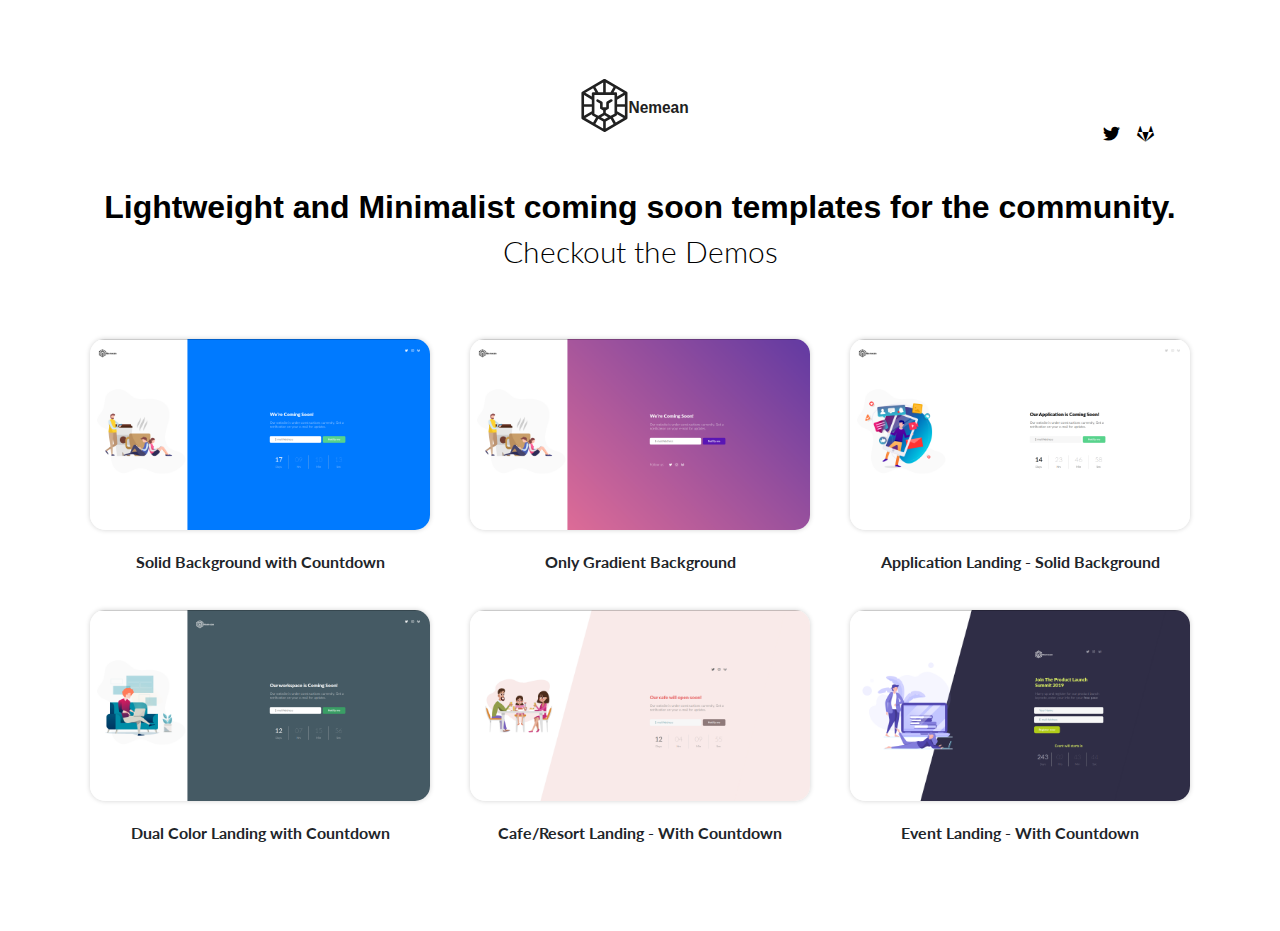
<file: index.html>
<!--
  ~ Open Source Project made by Daksh (daksh7011.com)
  ~ Please do not remove it. It helps me.
  ~ This project is Licenced under MIT.
  -->

<!DOCTYPE html>
<html lang="en">
<head>
    <meta charset="UTF-8">
    <meta content="width=device-width, initial-scale=1.0" name="viewport">
    <title>Nemean - Coming Soon Templates</title>
    <link href="assets/css/bootstrap.min.css" rel="stylesheet" type="text/css">
    <link href="assets/css/fontawesome-all.min.css" rel="stylesheet" type="text/css">
    <link href="assets/css/nemean.css" rel="stylesheet" type="text/css">
</head>
<body>
<div class="preview-body container-fluid">
    <div class="container">
        <div class="row">
            <div class="col">
                <div class="web-logo">
                    <img alt="" src="assets/images/logo-dark.svg">
                </div>
                <div class="web-title">
                    <h2>Lightweight and Minimalist coming soon templates for the community.</h2>
                    <p>Checkout the Demos</p>
                </div>

                <div class="other-links other-links-up no-bg-icon index">
                    <a href="https://twitter.com/ProjectNemean"><i class="fab fa-twitter"></i></a>
                    <a href="https://gitlab.com/daksh7011/nemean"><i class="fab fa-gitlab"></i></a>
                </div>
            </div>
        </div>
        <div class="row">

            <div class="col-12 col-sm-6 col-md-4">
                <a class="img-link" href="nemean-1.html" target="_blank">
                    <img alt="Demo 1" src="assets/images/demo/demo-1.png">
                </a>
                <p class="bold">Solid Background with Countdown</p>
            </div>

            <div class="col-12 col-sm-6 col-md-4">
                <a class="img-link" href="nemean-2.html" target="_blank">
                    <img alt="Demo 2" src="assets/images/demo/demo-2.png">
                </a>
                <p class="bold">Only Gradient Background</p>
            </div>

            <div class="col-12 col-sm-6 col-md-4">
                <a class="img-link" href="nemean-3.html" target="_blank">
                    <img alt="Demo 3" src="assets/images/demo/demo-3.png">
                </a>
                <p class="bold">Application Landing - Solid Background</p>
            </div>

            <div class="col-12 col-sm-6 col-md-4">
                <a class="img-link" href="nemean-4.html" target="_blank">
                    <img alt="Demo 4" src="assets/images/demo/demo-4.png">
                </a>
                <p class="bold">Dual Color Landing with Countdown</p>
            </div>

            <div class="col-12 col-sm-6 col-md-4">
                <a class="img-link" href="nemean-5.html" target="_blank">
                    <img alt="Demo 5" src="assets/images/demo/demo-5.png">
                </a>
                <p class="bold">Cafe/Resort Landing - With Countdown</p>
            </div>

            <div class="col-12 col-sm-6 col-md-4">
                <a class="img-link" href="nemean-6.html" target="_blank">
                    <img alt="Demo 6" src="assets/images/demo/demo-6.png">
                </a>
                <p class="bold">Event Landing - With Countdown</p>
            </div>

        </div>
    </div>
</div>
<script src="assets/js/jquery.min.js"></script>
<script src="assets/js/popper.min.js"></script>
<script src="assets/js/bootstrap.min.js"></script>
<script src="assets/js/main.js"></script>
</body>
</html>
</file>
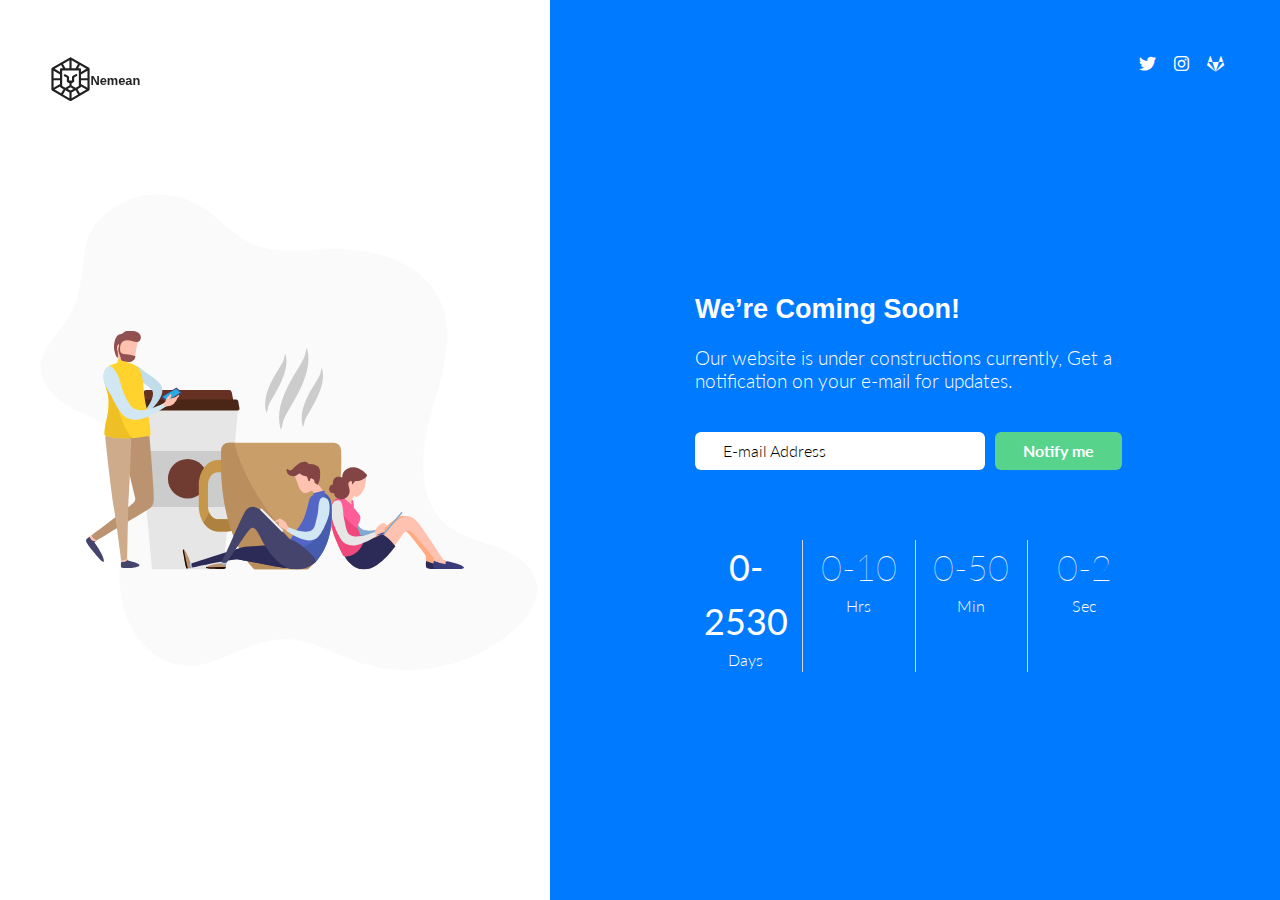
<file: nemean-1.html>
<!--
  ~ Open Source Project made by Daksh (daksh7011.com)
  ~ Please do not remove it. It helps me.
  ~ This project is Licenced under MIT.
  -->

<!DOCTYPE html>
<html lang="en">
<head>
    <meta charset="UTF-8">
    <meta content="width=device-width, initial-scale=1.0" name="viewport">
    <title>Nemean - Coming Soon Template</title>
    <link href="assets/css/bootstrap.min.css" rel="stylesheet" type="text/css">
    <link href="assets/css/fontawesome-all.min.css" rel="stylesheet" type="text/css">
    <link href="assets/css/nemean.css" rel="stylesheet" type="text/css">
    <link href="assets/css/nemean-style1.css" rel="stylesheet" type="text/css">
</head>
<body>
<div class="form-body">
    <div class="website-logo">
        <a href="index.html">
            <div class="logo">
                <img alt="" class="logo-size" src="assets/images/logo-dark.svg">
            </div>
        </a>
    </div>
    <div class="other-links other-links-up no-bg-icon">
        <a href="https://twitter.com/ProjectNemean"><i class="fab fa-twitter"></i></a>
        <a href="#"><i class="fab fa-instagram"></i></a>
        <a href="https://gitlab.com/daksh7011/nemean"><i class="fab fa-gitlab"></i></a>
    </div>
    <div class="row">
        <div class="img-holder">
            <div class="info-holder">
                <img alt="" src="assets/images/graphic1.svg">
            </div>
        </div>
        <div class="form-holder">
            <div class="form-content">
                <div class="form-items">
                    <h3>We’re Coming Soon!</h3>
                    <p>Our website is under constructions currently, Get a notification on your e-mail for updates.</p>
                    <form class="form-row">
                        <div class="col-md-8">
                            <input class="form-control" placeholder="E-mail Address" type="text">
                        </div>
                        <div class="col-md-4">
                            <button class="btn btn-primary" type="submit">Notify me</button>
                        </div>
                    </form>
                    <div class="spacer"></div>
                    <div class="time-counter form-row">
                        <div class="days count col">
                            <div class="num">11</div>
                            <div class="label">Days</div>
                        </div>
                        <div class="hours count col">
                            <div class="num">12</div>
                            <div class="label">Hrs</div>
                        </div>
                        <div class="minutes count col">
                            <div class="num">13</div>
                            <div class="label">Min</div>
                        </div>
                        <div class="seconds count col">
                            <div class="num">14</div>
                            <div class="label">Sec</div>
                        </div>
                    </div>
                </div>
            </div>
        </div>
    </div>
</div>
<script src="assets/js/jquery.min.js"></script>
<script src="assets/js/popper.min.js"></script>
<script src="assets/js/bootstrap.min.js"></script>
<script src="assets/js/main.js"></script>
</body>
</html>
</file>
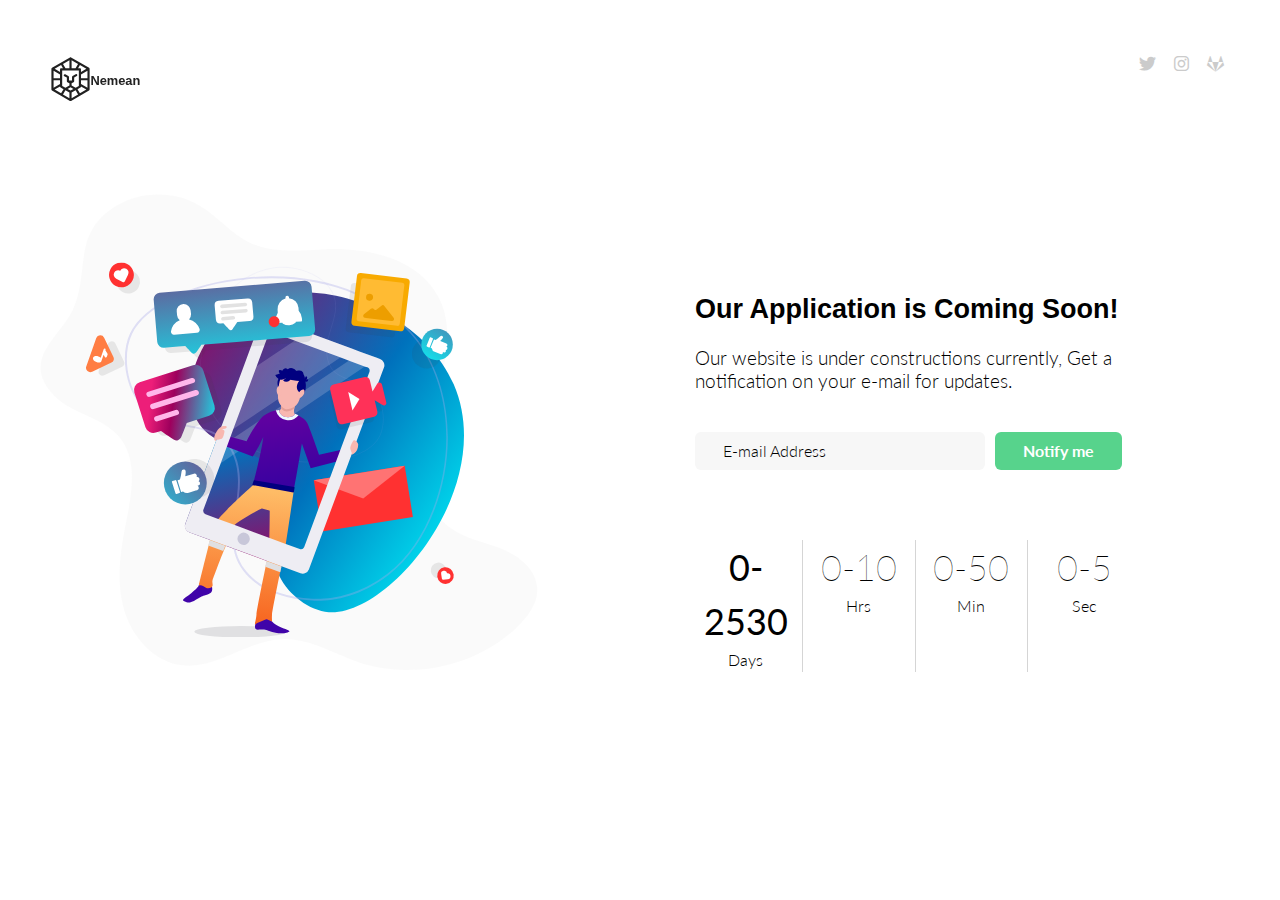
<file: nemean-3.html>
<!--
  ~ Open Source Project made by Daksh (daksh7011.com)
  ~ Please do not remove it. It helps me.
  ~ This project is Licenced under MIT.
  -->

<!DOCTYPE html>
<html lang="en">
<head>
    <meta charset="UTF-8">
    <meta content="width=device-width, initial-scale=1.0" name="viewport">
    <title>Nemean - Coming Soon Template</title>
    <link href="assets/css/bootstrap.min.css" rel="stylesheet" type="text/css">
    <link href="assets/css/fontawesome-all.min.css" rel="stylesheet" type="text/css">
    <link href="assets/css/nemean.css" rel="stylesheet" type="text/css">
    <link href="assets/css/nemean-style3.css" rel="stylesheet" type="text/css">
</head>
<body>
<div class="form-body">
    <div class="website-logo">
        <a href="index.html">
            <div class="logo">
                <img alt="" class="logo-size" src="assets/images/logo-light.svg">
            </div>
        </a>
    </div>
    <div class="other-links other-links-up no-bg-icon">
        <a href="https://twitter.com/ProjectNemean"><i class="fab fa-twitter"></i></a>
        <a href="#"><i class="fab fa-instagram"></i></a>
        <a href="https://gitlab.com/daksh7011/nemean"><i class="fab fa-gitlab"></i></a>
    </div>
    <div class="row">
        <div class="img-holder">
            <div class="info-holder">
                <img alt="" src="assets/images/graphic2.svg">
            </div>
        </div>
        <div class="form-holder">
            <div class="form-content">
                <div class="form-items">
                    <h3>Our Application is Coming Soon!</h3>
                    <p>Our website is under constructions currently, Get a notification on your e-mail for updates.</p>
                    <form class="form-row">
                        <div class="col-md-8">
                            <input class="form-control" placeholder="E-mail Address" type="text">
                        </div>
                        <div class="col-md-4">
                            <button class="btn btn-primary" type="submit">Notify me</button>
                        </div>
                    </form>
                    <div class="spacer"></div>
                    <div class="time-counter form-row">
                        <div class="days count col">
                            <div class="num">11</div>
                            <div class="label">Days</div>
                        </div>
                        <div class="hours count col">
                            <div class="num">12</div>
                            <div class="label">Hrs</div>
                        </div>
                        <div class="minutes count col">
                            <div class="num">13</div>
                            <div class="label">Min</div>
                        </div>
                        <div class="seconds count col">
                            <div class="num">14</div>
                            <div class="label">Sec</div>
                        </div>
                    </div>
                </div>
            </div>
        </div>
    </div>
</div>
<script src="assets/js/jquery.min.js"></script>
<script src="assets/js/popper.min.js"></script>
<script src="assets/js/bootstrap.min.js"></script>
<script src="assets/js/main.js"></script>
</body>
</html>
</file>
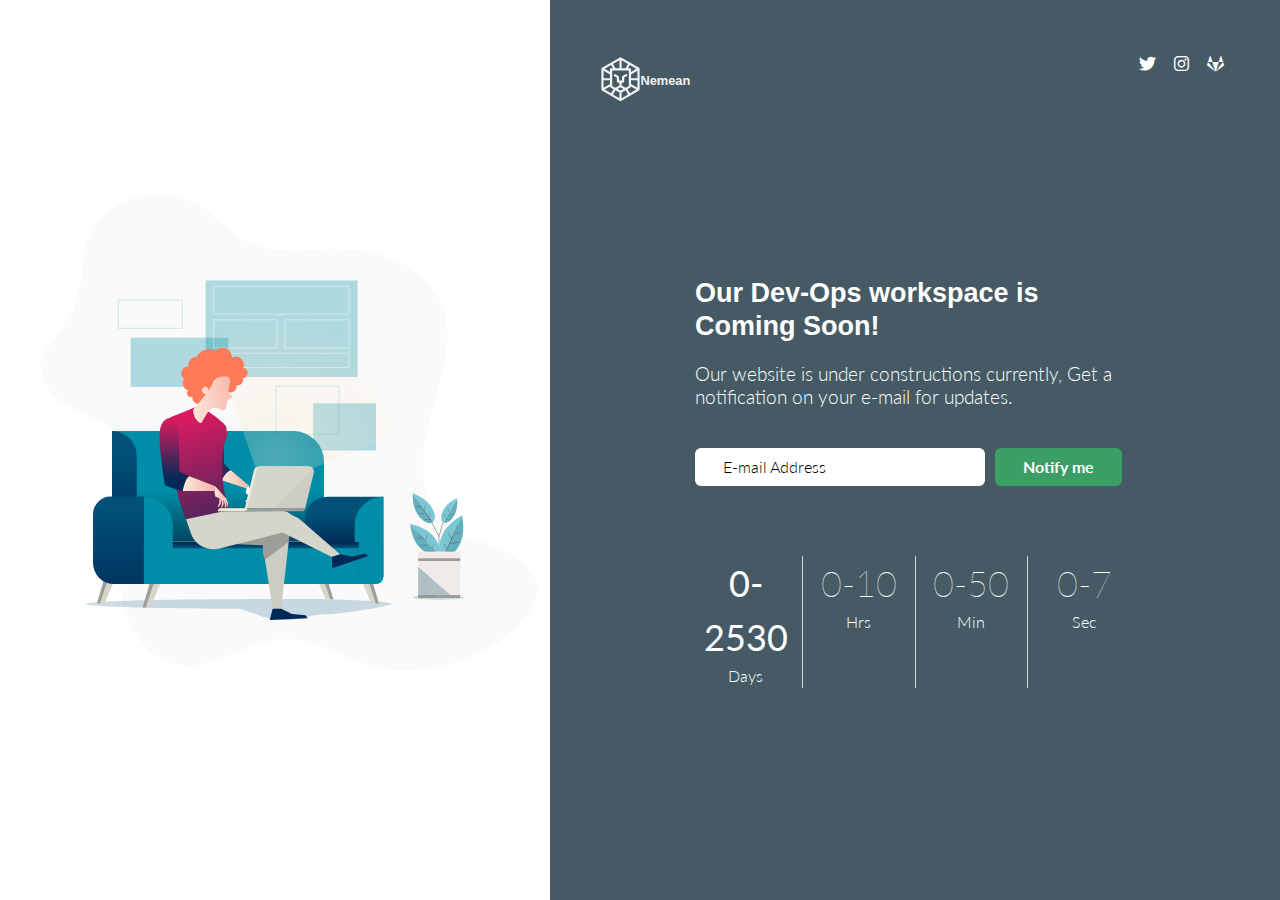
<file: nemean-4.html>
<!DOCTYPE html>
<html lang="en">
<head>
    <meta charset="UTF-8">
    <meta content="width=device-width, initial-scale=1.0" name="viewport">
    <title>Nemean - Coming Soon Template</title>
    <link href="assets/css/bootstrap.min.css" rel="stylesheet" type="text/css">
    <link href="assets/css/fontawesome-all.min.css" rel="stylesheet" type="text/css">
    <link href="assets/css/nemean.css" rel="stylesheet" type="text/css">
    <link href="assets/css/nemean-style4.css" rel="stylesheet" type="text/css">
</head>
<body>
    <div class="form-body">
        <div class="row">
            <div class="img-holder">
                <div class="info-holder">
                    <img src="assets/images/graphic3.svg" alt="">
                </div>
            </div>
            <div class="form-holder">
                <div class="website-logo">
                    <a href="index.html">
                        <div class="logo">
                            <img class="logo-size" src="assets/images/logo-light.svg" alt="">
                        </div>
                    </a>
                </div>
                <div class="other-links other-links-up no-bg-icon">
                    <a href="https://twitter.com/ProjectNemean"><i class="fab fa-twitter"></i></a>
                    <a href="#"><i class="fab fa-instagram"></i></a>
                    <a href="https://gitlab.com/daksh7011/nemean"><i class="fab fa-gitlab"></i></a>
                </div>
                <div class="form-content">
                    <div class="form-items">
                        <h3>Our Dev-Ops workspace is Coming Soon!</h3>
                        <p>Our website is under constructions currently, Get a notification on your e-mail for updates.</p>
                        <form class="form-row">
                            <div class="col-md-8">
                                <input type="text" class="form-control" placeholder="E-mail Address">
                            </div>
                            <div class="col-md-4">
                                <button type="submit" class="btn btn-primary">Notify me</button>
                            </div>
                        </form>
                        <div class="spacer"></div>
                        <div class="time-counter form-row">
                            <div class="days count col">
                                <div class="num">38</div>
                                <div class="label">Days</div>
                            </div>
                            <div class="hours count col">
                                <div class="num">13</div>
                                <div class="label">Hrs</div>
                            </div>
                            <div class="minutes count col">
                                <div class="num">59</div>
                                <div class="label">Min</div>
                            </div>
                            <div class="seconds count col">
                                <div class="num">30</div>
                                <div class="label">Sec</div>
                            </div>
                        </div>
                    </div>
                </div>
            </div>
        </div>
    </div>
<script src="assets/js/jquery.min.js"></script>
<script src="assets/js/popper.min.js"></script>
<script src="assets/js/bootstrap.min.js"></script>
<script src="assets/js/main.js"></script>
</body>
</html>
</file>
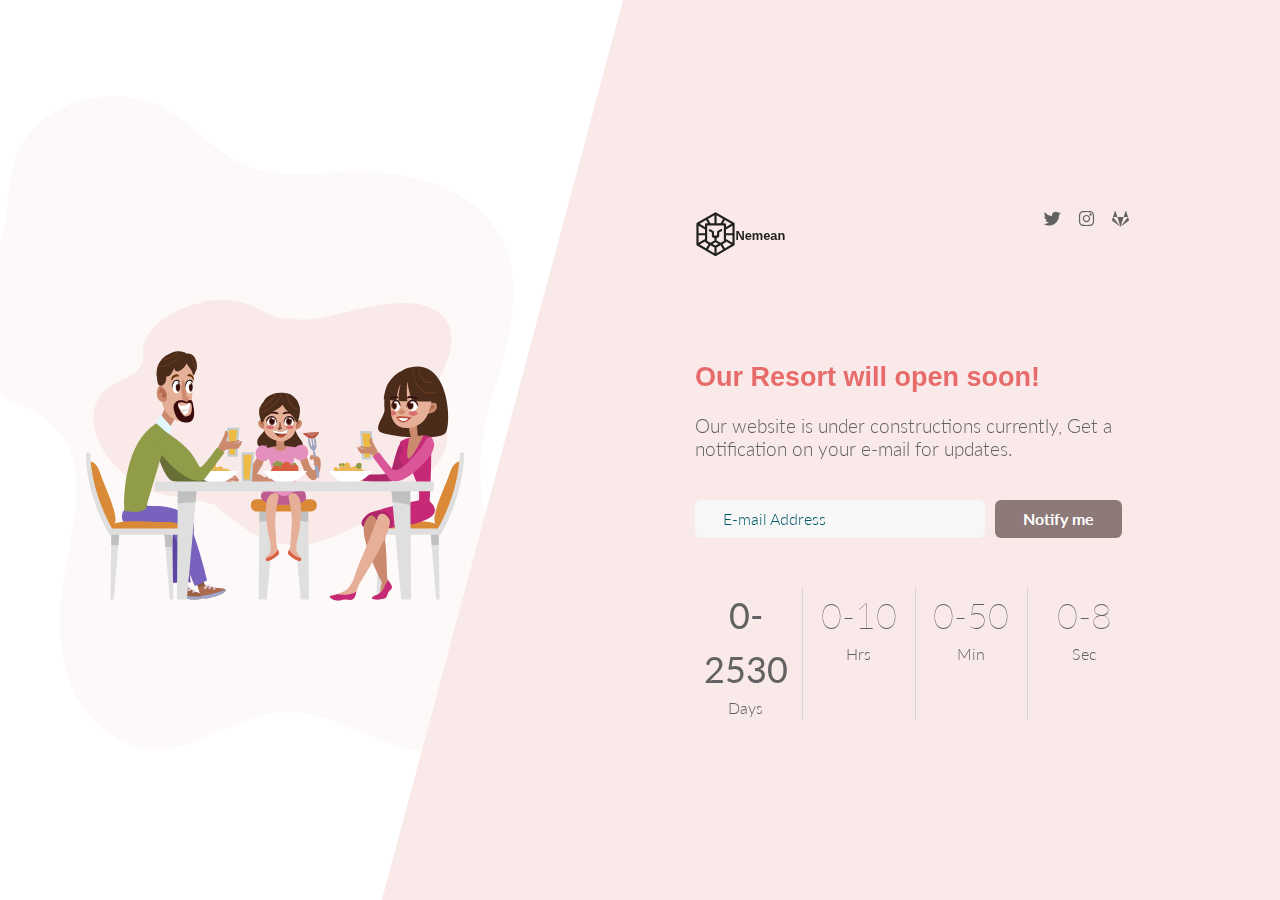
<file: nemean-5.html>
<!--
  ~ Open Source Project made by Daksh (daksh7011.com)
  ~ Please do not remove it. It helps me.
  ~ This project is Licenced under MIT.
  -->

<!DOCTYPE html>
<html lang="en">
<head>
    <meta charset="UTF-8">
    <meta content="width=device-width, initial-scale=1.0" name="viewport">
    <title>Nemean - Coming Soon Template</title>
    <link href="assets/css/bootstrap.min.css" rel="stylesheet" type="text/css">
    <link href="assets/css/fontawesome-all.min.css" rel="stylesheet" type="text/css">
    <link href="assets/css/nemean.css" rel="stylesheet" type="text/css">
    <link href="assets/css/nemean-style5.css" rel="stylesheet" type="text/css">
</head>
<body>
    <div class="form-body">
        <div class="row">
            <div class="img-holder">
                <div class="info-holder">
                    <img src="assets/images/graphic4.svg" alt="">
                </div>
            </div>
            <div class="form-holder custom-bg">
                <div class="form-content">
                    <div class="form-items">
                        <div class="form-row logo-social">
                            <div class="col-6">
                                <div class="website-logo-inside">
                                    <a href="index.html">
                                        <div class="logo">
                                            <img class="logo-size" src="assets/images/logo-light.svg" alt="">
                                        </div>
                                    </a>
                                </div>
                            </div>
                            <div class="col-6">
                                <div class="other-links no-bg-icon">
                                    <a href="https://twitter.com/ProjectNemean"><i class="fab fa-twitter"></i></a>
                                    <a href="#"><i class="fab fa-instagram"></i></a>
                                    <a href="https://gitlab.com/daksh7011/nemean"><i class="fab fa-gitlab"></i></a>
                                </div>
                            </div>
                        </div>
                        <h3>Our Resort will open soon!</h3>
                        <p>Our website is under constructions currently, Get a notification on your e-mail for updates.</p>
                        <form class="form-row">
                            <div class="col-md-8">
                                <input type="text" class="form-control" placeholder="E-mail Address">
                            </div>
                            <div class="col-md-4">
                                <button type="submit" class="btn btn-primary">Notify me</button>
                            </div>
                        </form>
                        <div class="time-counter form-row">
                            <div class="days count col">
                                <div class="num">38</div>
                                <div class="label">Days</div>
                            </div>
                            <div class="hours count col">
                                <div class="num">13</div>
                                <div class="label">Hrs</div>
                            </div>
                            <div class="minutes count col">
                                <div class="num">59</div>
                                <div class="label">Min</div>
                            </div>
                            <div class="seconds count col">
                                <div class="num">30</div>
                                <div class="label">Sec</div>
                            </div>
                        </div>
                    </div>
                </div>
            </div>
        </div>
    </div>
<script src="assets/js/jquery.min.js"></script>
<script src="assets/js/popper.min.js"></script>
<script src="assets/js/bootstrap.min.js"></script>
<script src="assets/js/main.js"></script>
</body>
</html>
</file>
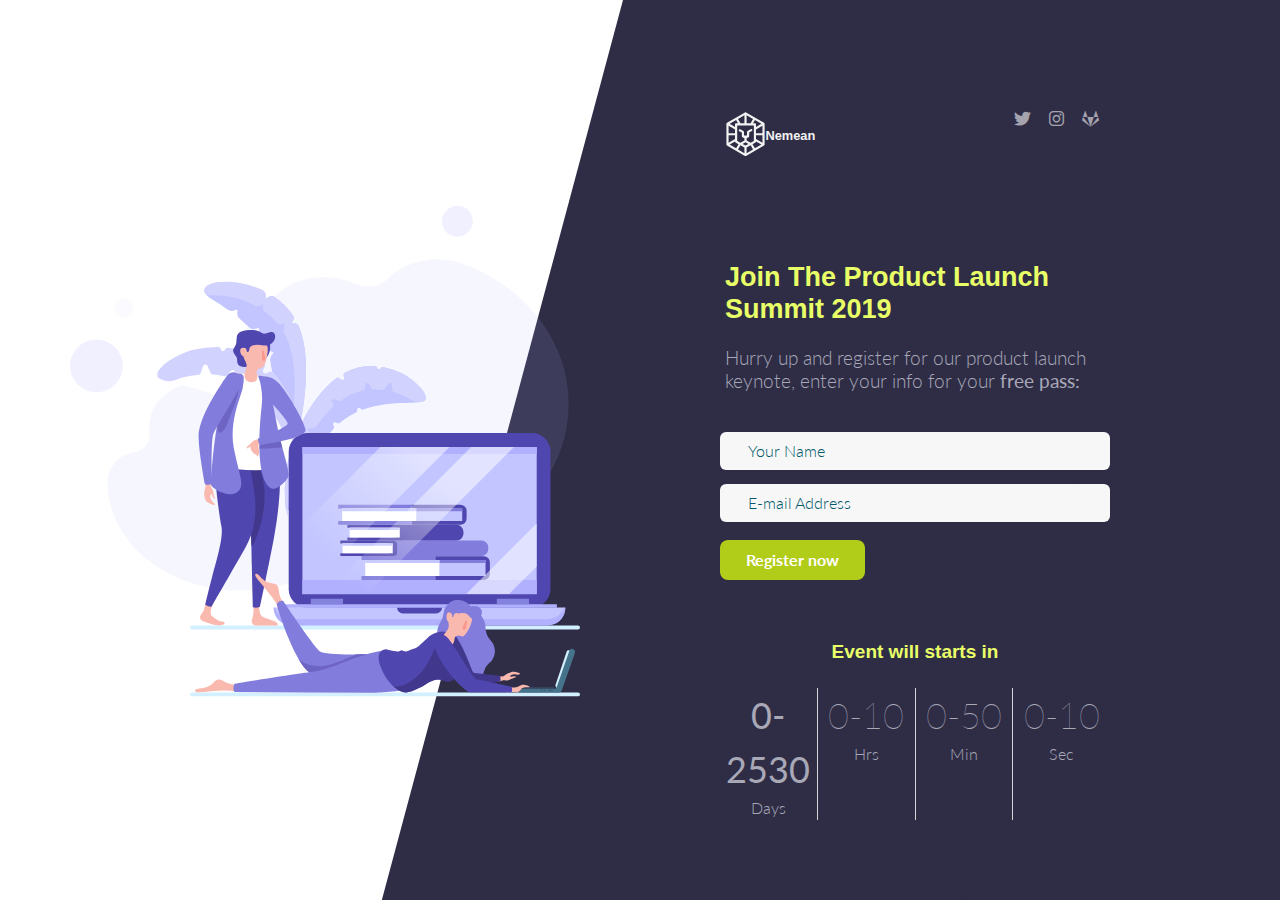
<file: nemean-6.html>
<!--
  ~ Open Source Project made by Daksh (daksh7011.com)
  ~ Please do not remove it. It helps me.
  ~ This project is Licenced under MIT.
  -->

<!DOCTYPE html>
<html lang="en">
<head>
    <meta charset="UTF-8">
    <meta content="width=device-width, initial-scale=1.0" name="viewport">
    <title>Nemean - Coming Soon Template</title>
    <link href="assets/css/bootstrap.min.css" rel="stylesheet" type="text/css">
    <link href="assets/css/fontawesome-all.min.css" rel="stylesheet" type="text/css">
    <link href="assets/css/nemean.css" rel="stylesheet" type="text/css">
    <link href="assets/css/nemean-style6.css" rel="stylesheet" type="text/css">
</head>
<body>
    <div class="form-body">
        <div class="row">
            <div class="img-holder on-top">
                <div class="info-holder">
                    <img src="assets/images/graphic5.svg" alt="">
                </div>
            </div>
            <div class="form-holder custom-bg">
                <div class="form-content">
                    <div class="form-items">
                        <div class="form-row logo-social">
                            <div class="col-6">
                                <div class="website-logo-inside">
                                    <a href="index.html">
                                        <div class="logo">
                                            <img class="logo-size" src="assets/images/logo-light.svg" alt="">
                                        </div>
                                    </a>
                                </div>
                            </div>
                            <div class="col-6">
                                <div class="other-links no-bg-icon">
                                    <a href="https://twitter.com/ProjectNemean"><i class="fab fa-twitter"></i></a>
                                    <a href="#"><i class="fab fa-instagram"></i></a>
                                    <a href="https://gitlab.com/daksh7011/nemean"><i class="fab fa-gitlab"></i></a>
                                </div>
                            </div>
                        </div>
                        <h3>Join The Product Launch Summit 2019</h3>
                        <p>Hurry up and register for our product launch keynote, enter your info for your
                            <b>free pass:</b> </p>
                        <form class="form-row">
                            <input class="form-control" type="text" name="first-name" placeholder="Your Name" required>
                            <input class="form-control" type="email" name="email" placeholder="E-mail Address" required>
                            <div class="form-button">
                                <button id="submit" type="submit" class="ibtn">Register now</button>
                            </div>
                        </form>
                        <h5>Event will starts in</h5>
                        <div class="time-counter form-row">
                            <div class="days count col">
                                <div class="num">11</div>
                                <div class="label">Days</div>
                            </div>
                            <div class="hours count col">
                                <div class="num">12</div>
                                <div class="label">Hrs</div>
                            </div>
                            <div class="minutes count col">
                                <div class="num">13</div>
                                <div class="label">Min</div>
                            </div>
                            <div class="seconds count col">
                                <div class="num">14</div>
                                <div class="label">Sec</div>
                            </div>
                        </div>
                    </div>
                </div>
            </div>
        </div>
    </div>
<script src="assets/js/jquery.min.js"></script>
<script src="assets/js/popper.min.js"></script>
<script src="assets/js/bootstrap.min.js"></script>
<script src="assets/js/main.js"></script>
</body>
</html>
</file>
<file: assets/css/nemean.css>
/*
 * Open Source Project made by Daksh (daksh7011.com)
 * Please do not remove it. It helps me.
 * This project is Licenced under MIT.
 */



@import url("https://fonts.googleapis.com/css?family=Lato:100,300,400,700,900");

/* general styles */

*, body {
    font-family: 'Lato', sans-serif;
    font-weight: 400;
    -webkit-font-smoothing: antialiased;
    text-rendering: optimizeLegibility;
    -moz-osx-font-smoothing: grayscale;
}

html, body {
    height: 100%;
}

p {
    font-family: 'Lato', sans-serif;
    font-weight: 300;
    font-size: inherit;
    -webkit-font-smoothing: antialiased;
    text-rendering: optimizeLegibility;
    -moz-osx-font-smoothing: grayscale;
}

p.bold {
    font-weight: bold;
}

h1, h2, h3, h4, h5, h6 {
    font-family: 'Lato Black', sans-serif;
    font-weight: 700;
    -webkit-font-smoothing: antialiased;
    text-rendering: optimizeLegibility;
    -moz-osx-font-smoothing: grayscale;
}

#granim {
    position: absolute;
    display: block;
    width: 100%;
    height: 100%;
    top: 0;
    right: 0;
    bottom: 0;
    left: 0;
}

/*form styles*/
.form-body {
    position: relative;
    background-color: #0093FF;
    height: 100%;
    z-index: 1;
}

.form-body > .row {
    position: relative;
    margin-left: 0;
    margin-right: 0;
    height: 100%;
}

.form-body.gradient-bg {
    background-repeat: repeat-x;
    background-image: -webkit-linear-gradient(0deg, rgba(0, 0, 0, 0), rgba(0, 0, 0, 0));
    background-image: -o-linear-gradient(0deg, rgba(0, 0, 0, 0), rgba(0, 0, 0, 0));
    background-image: linear-gradient(0deg, rgba(0, 0, 0, 0), rgba(0, 0, 0, 0));
}

#pagebg {
    position: absolute;
    width: 100%;
    height: 100%;
    top: 0;
    left: 0;
    z-index: -1;
}

.other-bg {
    position: absolute;
    width: 100%;
    height: 100%;
    top: 0;
    left: 0;
    background-image: url(../images/graphic1.svg);
    background-position: -550% 50%;
    background-size: 104%;
    background-repeat: no-repeat;
    z-index: -1;
}

.website-logo {
    display: inline-block;
    position: absolute;
    z-index: 1000;
    top: 50px;
    left: 50px;
    right: initial;
    bottom: initial;
}

.website-logo img {
    width: 100px;
}

.website-logo a {
    display: inline-block;
}

.website-logo .logo {
    display: inline-block;
    background-image: url("../images/logo-dark.svg");
    background-size: contain;
    background-repeat: no-repeat;
}

.website-logo .logo img {
    width: 100px;
}

.website-logo .logo img.logo-size {
    opacity: 0 !important;
}

.other-links {
    margin-top: 30px;
}

.other-links span {
    font-size: 19px;
    font-weight: 300;
    color: #fff;
    margin-right: 20px;
}

.other-links a {
    font-size: 12px;
    font-weight: 700;
    color: #fff;
    margin-right: 10px;
}

.other-links a:last-child {
    margin-right: 0;
}

.other-links a i {
    display: inline-block;
    width: 20px;
    height: 20px;
    background-color: #000;
    color: #fff;
    border-radius: 25px;
    text-align: center;
    padding-top: 5px;
    font-size: 17px;
    margin: 0 5px;
    -webkit-transition: all 0.3s ease;
    transition: all 0.3s ease;
}

.other-links a i:hover[class*="fa-twitter"] {
    color: #1da1f2;
}

.other-links a i:hover[class*="fa-instagram"] {
    color: #f56040;
}

.other-links a i:hover[class*="fa-gitlab"] {
    color: #fca326;
}

.other-links a i:hover, .other-links a i:focus {
    opacity: 0.8;
}

.other-links.index a i {
    color:#000;
}

.other-links.no-bg-icon a {
    margin-right: 0;
}

.other-links.no-bg-icon a i {
    background-color: transparent;
}

.other-links.other-links-up {
    position: absolute;
    z-index: 1000;
    top: 50px;
    right: 50px;
    margin-top: 0;
}

.website-logo-inside {
    margin-top: -40px;
    margin-bottom: 100px;
}

.website-logo-inside img {
    width: 100px;
}

.website-logo-inside a {
    display: inline-block;
}

.website-logo-inside .logo {
    display: inline-block;
    background-image: url("../images/logo-dark.svg");
    background-size: contain;
    background-repeat: no-repeat;
}

.website-logo-inside .logo img {
    width: 100px;
}

.website-logo-inside .logo img.logo-size {
    opacity: 0 !important;
}

.no-side {
    /*
      @include display-flex();
      justify-content: center;
      align-items: center;
      */
}

.no-side .website-logo-inside {
    margin-bottom: 40px;
}

.preview-body {
    padding-top: 70px;
    padding-bottom: 70px;
    text-align: center;
}

.preview-body .web-logo {
    margin-bottom: 50px;
}

.preview-body .web-logo img {
    width: 120px;
}

.preview-body .web-title {
    font-size: 30px;
    font-weight: 300;
    color: #000;
    line-height: 35px;
    margin-bottom: 50px;
}

.preview-body .img-link {
    display: inline-block;
    width: 100%;
    margin: 20px 0;
    padding: 0 5px;
}

.preview-body .img-link img {
    width: 100%;
    border-radius: 15px;
    -webkit-box-shadow: 0 0 5px rgba(0, 0, 0, 0.18);
    box-shadow: 0 0 5px rgba(0, 0, 0, 0.18);
    -webkit-transition: all 0.5s cubic-bezier(0.34, 1.61, 0.7, 1);
    transition: all 0.5s cubic-bezier(0.34, 1.61, 0.7, 1);
}

.preview-body .img-link:hover img, .preview-body .img-link:focus img {
    -webkit-transform: scale(1.05);
    -moz-transform: scale(1.05);
    -ms-transform: scale(1.05);
    transform: scale(1.05);
    -webkit-box-shadow: 0 11px 19px rgba(0, 0, 0, 0.1);
    box-shadow: 0 11px 19px rgba(0, 0, 0, 0.1);
}

.img-holder {
    display: inline-block;
    position: absolute;
    top: 0;
    left: 0;
    width: 550px;
    min-height: 700px;
    height: 100%;
    overflow: hidden;
    background-color: #000000;
    padding: 60px;
    text-align: center;
    z-index: 999;
}

.img-holder:before {
    content: "";
    position: absolute;
    width: 100%;
    height: 100%;
    left: 0;
    top: 0;
    background-image: url(../images/cloud-bg.svg);
    background-size: 130%;
    background-repeat: no-repeat;
    background-position: center center;
    z-index: -1;
}

.img-holder .info-holder {
    position: relative;
    top: 50%;
    -webkit-transform: translateY(-50%);
    -moz-transform: translateY(-50%);
    -ms-transform: translateY(-50%);
    transform: translateY(-50%);
}

.img-holder .info-holder h3 {
    display: inline-block;
    color: #fff;
    text-align: left;
    font-size: 25px;
    font-weight: 900;
    margin-bottom: 30px;
    width: 100%;
    max-width: 378px;
    padding-right: 30px;
}

.img-holder .info-holder p {
    display: inline-block;
    color: #fff;
    text-align: left;
    font-size: 19px;
    font-weight: 300;
    line-height: 20px;
    margin-bottom: 50px;
    width: 100%;
    max-width: 378px;
    padding-right: 30px;
}

.img-holder .info-holder img {
    width: 100%;
    max-width: 378px;
}

.img-holder .bg {
    position: absolute;
    opacity: 0.23;
    left: 0;
    top: 0;
    width: 100%;
    height: 100%;
    background-image: url("../images/img1.jpg");
    background-size: cover;
    background-position: center;
    z-index: -1;
}

.img-holder.on-top {
    z-index: 99999;
    transform: translateX(50px);
    padding: 20px;
}

@media (min-height: 700px) {
    .img-holder {
        position: fixed;
    }

    .website-logo {
        /*position: fixed;*/
    }
}

.img-holder-right {
    display: -webkit-box;
    display: -moz-box;
    display: -ms-flexbox;
    display: -webkit-flex;
    display: flex;
    justify-content: left;
    align-items: center;
    padding: 30px;
}

.img-holder-right img {
    width: 100%;
    max-width: 620px;
}

.form-holder {
    position: relative;
    margin-left: 550px;
    width: 100%;
    height: 100%;
}

.form-holder .form-content {
    position: relative;
    text-align: center;
    display: -webkit-box;
    display: -moz-box;
    display: -ms-flexbox;
    display: -webkit-flex;
    display: flex;
    justify-content: center;
    align-items: center;
    padding: 125px 60px 60px;
    height: 100%;
}

.form-holder .form-content ::-webkit-input-placeholder {
    color: #526489;
}

.form-holder .form-content :-moz-placeholder {
    color: #526489;
}

.form-holder .form-content ::-moz-placeholder {
    color: #526489;
}

.form-holder .form-content :-ms-input-placeholder {
    color: #526489;
}

.form-holder.custom-bg {
    background-color: transparent !important;
    z-index: 9999;
}

.form-holder.custom-bg:before {
    position: absolute;
    content: "";
    width: 100%;
    height: 100%;
    top: 0;
    left: 0;
    background-color: #F9EAE9;
    -webkit-transform-origin: top center;
    -moz-transform-origin: top center;
    -ms-transform-origin: top center;
    transform-origin: top center;
    -webkit-transform: skewX(-15deg) scaleX(0.8);
    -moz-transform: skewX(-15deg) scaleX(0.8);
    -ms-transform: skewX(-15deg) scaleX(0.8);
    transform: skewX(-15deg) scaleX(0.8);
}

.form-holder.custom-bg:after {
    position: absolute;
    content: "";
    width: 70%;
    height: 100%;
    top: 0;
    right: 0;
    background-color: #F9EAE9;
    z-index: -1;
}

.form-holder.custom-bg .form-content {
    background-color: transparent !important;
}

.form-holder #pagebg {
    position: absolute;
    width: 100%;
    height: 100%;
    left: 0;
    top: 0;
}

@media (max-height: 700px) {
    .form-body {
        height: initial;
        min-height: 100%;
    }

    .form-holder .form-content {
        display: block;
    }
}

.form-control:focus {
    -webkit-box-shadow: none;
    box-shadow: none;
}

.form-control ::-webkit-input-placeholder {
    color: #526489;
}

.form-control :-moz-placeholder {
    color: #526489;
}

.form-control ::-moz-placeholder {
    color: #526489;
}

.form-control :-ms-input-placeholder {
    color: #526489;
}

.form-content {
    position: relative;
    background-color: #0093FF;
}

.form-content .spacer {
    height: 20px;
}

.form-content .form-group {
    color: #fff;
    font-size: 15px;
    font-weight: 300;
}

.form-content .form-items {
    display: inline-block;
    width: 100%;
    max-width: 340px;
    text-align: left;
    -webkit-transition: all 0.4s ease;
    transition: all 0.4s ease;
}

.form-content h3 {
    color: #fff;
    text-align: left;
    font-size: 27px;
    font-weight: 900;
    margin-bottom: 20px;
}

.form-content h3.form-title {
    margin-bottom: 30px;
}

.form-content h5 {
    color: #fff;
    text-align: center;
    font-size: 19px;
    font-weight: 700;
    margin-bottom: 25px;
}

.form-content p {
    color: #fff;
    text-align: left;
    font-size: 19px;
    font-weight: 300;
    line-height: 23px;
    margin-bottom: 40px;
}

.form-content p.form-subtitle {
    font-size: 16px;
    margin-bottom: 15px;
}

.form-content label {
    color: #fff;
    text-align: left;
    font-size: 15px;
    font-weight: 300;
    line-height: 20px;
    margin-bottom: 10px;
}

.form-content .page-links {
    margin-bottom: 34px;
}

.form-content .page-links a {
    position: relative;
    display: inline-block;
    text-decoration: none;
    color: #fff;
    font-weight: 300;
    font-size: 15px;
    margin-right: 20px;
    -webkit-transition: all 0.3s ease;
    transition: all 0.3s ease;
}

.form-content .page-links a:last-child {
    margin-right: 0;
}

.form-content .page-links a:after {
    position: absolute;
    content: "";
    width: 100%;
    height: 2px;
    left: 0;
    bottom: -10px;
    background-color: rgba(255, 255, 255, 0.5);
    -webkit-transition: all 0.3s ease;
    transition: all 0.3s ease;
}

.form-content .page-links a.active {
    font-weight: 700;
}

.form-content .page-links a.active:after {
    background-color: #fff;
}

.form-content .page-links a:hover:after, .form-content .page-links a:focus:after {
    background-color: #fff;
}

.form-content input, .form-content .dropdown-toggle.btn-default {
    width: 100%;
    text-align: left;
    border: 0;
    outline: 0;
    border-radius: 6px;
    background-color: #fff;
    -webkit-box-shadow: 0 0 0 rgba(0, 0, 0, 0);
    box-shadow: 0 0 0 rgba(0, 0, 0, 0);
    padding: 7px 28px;
    font-size: 16px;
    font-weight: 300;
    color: #8D8D8D;
    -webkit-transition: all 0.3s ease 0s;
    transition: all 0.3s ease 0s;
    margin-bottom: 14px;
}

.form-content input:hover, .form-content input:focus, .form-content .dropdown-toggle.btn-default:hover, .form-content .dropdown-toggle.btn-default:focus {
    border: 0;
    background-color: #ebeff8;
    color: #8D8D8D;
    -webkit-box-shadow: 0 0 0 rgba(0, 0, 0, 0);
    box-shadow: 0 0 0 rgba(0, 0, 0, 0);
}

.form-content textarea {
    position: static !important;
    width: 100%;
    padding: 8px 20px;
    border-radius: 6px;
    text-align: left;
    background-color: #fff;
    -webkit-box-shadow: 0 0 0 rgba(0, 0, 0, 0);
    box-shadow: 0 0 0 rgba(0, 0, 0, 0);
    border: 0;
    font-size: 15px;
    color: #8D8D8D;
    outline: none;
    resize: none;
    height: 120px;
    -webkit-transition: none;
    transition: none;
    margin-bottom: 14px;
}

.form-content textarea:hover, .form-content textarea:focus {
    border: 0;
    background-color: #ebeff8;
    color: #8D8D8D;
    -webkit-box-shadow: 0 0 0 rgba(0, 0, 0, 0);
    box-shadow: 0 0 0 rgba(0, 0, 0, 0);
}

.form-content input[type="checkbox"], .form-content input[type="radio"] {
    width: auto;
}

.form-content input[type="checkbox"]:not(:checked), .form-content input[type="checkbox"]:checked, .form-content input[type="radio"]:not(:checked), .form-content input[type="radio"]:checked {
    position: absolute;
    left: -9999px;
}

.form-content input[type="checkbox"]:not(:checked) + label, .form-content input[type="checkbox"]:checked + label, .form-content input[type="radio"]:not(:checked) + label, .form-content input[type="radio"]:checked + label {
    position: relative;
    padding-left: 23px;
    cursor: pointer;
    display: inline;
    color: #fff;
    font-size: 14px;
    font-weight: 700;
    margin-left: 0;
    -webkit-transition: all 0.3s ease;
    transition: all 0.3s ease;
    -webkit-touch-callout: none;
    -webkit-user-select: none;
    -khtml-user-select: none;
    -moz-user-select: none;
    -ms-user-select: none;
    user-select: none;
}

.form-content input[type="checkbox"]:checked + label, .form-content input[type="radio"]:checked + label {
    color: #fff;
}

.form-content input[type="checkbox"]:checked + label:before, .form-content input[type="radio"]:checked + label:before {
    content: '';
    position: absolute;
    left: 0;
    top: 2px;
    width: 15px;
    height: 15px;
    background: #fff;
    border-radius: 50px;
    border: 0px solid #fff;
    -webkit-transition: all 0.3s ease;
    transition: all 0.3s ease;
}

.form-content input[type="checkbox"]:not(:checked) + label:before, .form-content input[type="radio"]:not(:checked) + label:before {
    content: '';
    position: absolute;
    left: 0;
    top: 2px;
    width: 15px;
    height: 15px;
    background: transparent;
    border-radius: 50px;
    border: 2px solid #fff;
    -webkit-transition: all 0.3s ease;
    transition: all 0.3s ease;
}

.form-content input[type="checkbox"]:not(:checked) + label:after, .form-content input[type="radio"]:not(:checked) + label:after {
    opacity: 0;
    -webkit-transform: scale(0);
    -moz-transform: scale(0);
    -ms-transform: scale(0);
    transform: scale(0);
}

.form-content input[type="checkbox"]:checked + label:after, .form-content input[type="checkbox"]:not(:checked) + label:after {
    content: '\f00c';
    font-family: "Font Awesome 5 Free";
    font-style: normal;
    font-weight: 600;
    position: absolute;
    top: 3px;
    left: 3px;
    font-size: 9px;
    color: #0093FF;
    line-height: 14px;
    -webkit-transition: all 0.2s ease;
    transition: all 0.2s ease;
}

.form-content input[type="checkbox"]:checked + label:before {
    border-radius: 4px;
}

.form-content input[type="checkbox"]:not(:checked) + label:before {
    border-radius: 4px;
}

.form-content input[type="radio"]:checked + label:after, .form-content input[type="radio"]:not(:checked) + label:after {
    content: "";
    position: absolute;
    top: 7px;
    left: 5px;
    width: 5px;
    height: 5px;
    border-radius: 20px;
    background-color: #0093FF;
    -webkit-transition: all 0.2s ease;
    transition: all 0.2s ease;
}

.form-content input[type="checkbox"]:disabled + label, .form-content input[type="radio"]:disabled + label {
    opacity: 0.6;
}

.form-content .custom-options {
    display: -webkit-box;
    display: -moz-box;
    display: -ms-flexbox;
    display: -webkit-flex;
    display: flex;
}

.form-content .custom-options input[type="checkbox"], .form-content .custom-options input[type="radio"] {
    width: auto;
}

.form-content .custom-options input[type="checkbox"]:not(:checked), .form-content .custom-options input[type="checkbox"]:checked, .form-content .custom-options input[type="radio"]:not(:checked), .form-content .custom-options input[type="radio"]:checked {
    position: absolute;
    left: -9999px;
}

.form-content .custom-options input[type="checkbox"]:not(:checked) + label, .form-content .custom-options input[type="checkbox"]:checked + label, .form-content .custom-options input[type="radio"]:not(:checked) + label, .form-content .custom-options input[type="radio"]:checked + label {
    position: relative;
    padding-left: 0;
    cursor: pointer;
    display: inline;
    color: #606060;
    background-color: #F7F7F7;
    font-size: 13px;
    font-weight: 400;
    margin-left: 0;
    border-radius: 5px;
    padding: 4px 10px;
    margin-right: 10px;
    -webkit-transition: all 0.3s ease;
    transition: all 0.3s ease;
    -webkit-touch-callout: none;
    -webkit-user-select: none;
    -khtml-user-select: none;
    -moz-user-select: none;
    -ms-user-select: none;
    user-select: none;
    flex-grow: 1;
    text-align: center;
}

.form-content .custom-options input[type="checkbox"]:not(:checked) + label:last-child, .form-content .custom-options input[type="checkbox"]:checked + label:last-child, .form-content .custom-options input[type="radio"]:not(:checked) + label:last-child, .form-content .custom-options input[type="radio"]:checked + label:last-child {
    margin-right: 0;
}

.form-content .custom-options input[type="checkbox"]:checked + label, .form-content .custom-options input[type="radio"]:checked + label {
    color: #fff;
    background-color: #57D38C;
    font-weight: 400;
    -webkit-box-shadow: 0 3px 8px rgba(74, 230, 142, 0.35);
    box-shadow: 0 3px 8px rgba(74, 230, 142, 0.35);
}

.form-content .custom-options input[type="checkbox"]:checked + label:before, .form-content .custom-options input[type="radio"]:checked + label:before {
    display: none;
}

.form-content .custom-options input[type="checkbox"]:not(:checked) + label:before, .form-content .custom-options input[type="radio"]:not(:checked) + label:before {
    display: none;
}

.form-content .custom-options input[type="checkbox"]:not(:checked) + label:after, .form-content .custom-options input[type="radio"]:not(:checked) + label:after {
    display: none;
}

.form-content .custom-options input[type="checkbox"]:checked + label:after, .form-content .custom-options input[type="checkbox"]:not(:checked) + label:after {
    display: none;
}

.form-content .custom-options input[type="radio"]:checked + label:after, .form-content .custom-options input[type="radio"]:not(:checked) + label:after {
    display: none;
}

.form-content .form-button {
    margin-top: 4px;
    margin-bottom: 25px;
}

.form-content .form-button .ibtn {
    border-radius: 8px;
    border: 0;
    padding: 8px 26px;
    background-color: #fff;
    color: #29A4FF;
    font-size: 16px;
    font-weight: 700;
    text-decoration: none;
    cursor: pointer;
    margin-right: 10px;
    outline: none;
    -webkit-transition: all 0.3s ease;
    transition: all 0.3s ease;
    -webkit-box-shadow: 0 0 0 rgba(0, 0, 0, 0.16);
    box-shadow: 0 0 0 rgba(0, 0, 0, 0.16);
}

.form-content .form-button .ibtn:last-child {
    margin-right: 0;
}

.form-content .form-button .ibtn:hover, .form-content .form-button .ibtn:focus {
    -webkit-box-shadow: 0 5px 6px rgba(0, 0, 0, 0.16);
    box-shadow: 0 5px 6px rgba(0, 0, 0, 0.16);
    background-color: #f2f2f2;
}

.form-content .form-button a {
    font-size: 13px;
    font-weight: 700;
    color: #fff;
}

.form-content .form-button.full-width {
    margin-top: 15px;
}

.form-content .form-button.full-width .ibtn {
    width: 100%;
}

.form-content .btn {
    border-radius: 6px;
    padding: 7px 28px;
    font-size: 16px;
    font-weight: 700;
    margin-right: 10px;
    border: 0;
}

.form-content .btn.btn-light {
    color: #B0C2D0;
}

.form-content .btn.btn-light:hover, .form-content .btn.btn-light:focus {
    color: #a0b6c6;
}

.form-content .btn.btn-primary {
    color: #29A4FF;
    background-color: #fff;
    -webkit-box-shadow: 0 0 0 rgba(0, 0, 0, 0.16);
    box-shadow: 0 0 0 rgba(0, 0, 0, 0.16);
}

.form-content .btn.btn-primary:hover, .form-content .btn.btn-primary:focus {
    background-color: #f7f7f7;
    -webkit-box-shadow: 0 5px 6px rgba(0, 0, 0, 0.16);
    box-shadow: 0 5px 6px rgba(0, 0, 0, 0.16);
}

.form-content .btn:last-child {
    margin-right: 0;
}

.form-content form {
    margin-bottom: 36px;
    text-align: left;
}

.form-content.form-sm input, .form-content.form-sm .dropdown-toggle.btn-default {
    padding: 6px 16px;
    margin-bottom: 10px;
    font-size: 14px;
}

.form-content.form-sm textarea {
    padding: 6px 16px;
    margin-bottom: 10px;
    font-size: 14px;
}

.form-content.form-sm .form-button .ibtn {
    padding: 4px 28px;
}

.form-content.form-sm .btn {
    padding: 4px 28px;
}

.form-content .form-sent {
    position: absolute;
    text-align: center;
    opacity: 0;
    pointer-events: none;
    z-index: 1;
    -webkit-transform-origin: center center;
    -moz-transform-origin: center center;
    -ms-transform-origin: center center;
    transform-origin: center center;
    -webkit-transform: scale(0.7) translateX(200px);
    -moz-transform: scale(0.7) translateX(200px);
    -ms-transform: scale(0.7) translateX(200px);
    transform: scale(0.7) translateX(200px);
    -webkit-transition: all 0.4s ease;
    transition: all 0.4s ease;
}

.form-content .form-sent.show-it {
    opacity: 1;
    pointer-events: all;
    z-index: 2;
    -webkit-transform: scale(1) translateX(0);
    -moz-transform: scale(1) translateX(0);
    -ms-transform: scale(1) translateX(0);
    transform: scale(1) translateX(0);
}

.form-content .form-sent.show-it .tick-holder .tick-icon {
    -webkit-animation: tick-anime3 0.7s cubic-bezier(0.34, 1.61, 0.7, 1) 0s forwards;
    -moz-animation: tick-anime3 0.7s cubic-bezier(0.34, 1.61, 0.7, 1) 0s forwards;
    -ms-animation: tick-anime3 0.7s cubic-bezier(0.34, 1.61, 0.7, 1) 0s forwards;
    animation: tick-anime3 0.7s cubic-bezier(0.34, 1.61, 0.7, 1) 0s forwards;
}

.form-content .form-sent.show-it .tick-holder .tick-icon:before {
    -webkit-animation: tick-anime1 0.2s linear 0.2s forwards;
    -moz-animation: tick-anime1 0.2s linear 0.2s forwards;
    -ms-animation: tick-anime1 0.2s linear 0.2s forwards;
    animation: tick-anime1 0.2s linear 0.2s forwards;
}

.form-content .form-sent.show-it .tick-holder .tick-icon:after {
    -webkit-animation: tick-anime2 0.4s ease 0.4s forwards;
    -moz-animation: tick-anime2 0.4s ease 0.4s forwards;
    -ms-animation: tick-anime2 0.4s ease 0.4s forwards;
    animation: tick-anime2 0.4s ease 0.4s forwards;
}

.form-content .form-sent .tick-holder {
    text-align: center;
    margin-bottom: 12px;
}

.form-content .form-sent .tick-holder .tick-icon {
    position: relative;
    display: inline-block;
    width: 40px;
    height: 40px;
    border-radius: 40px;
    background-color: rgba(255, 255, 255, 0);
    -webkit-transform: rotate(35deg) scale(2);
    -moz-transform: rotate(35deg) scale(2);
    -ms-transform: rotate(35deg) scale(2);
    transform: rotate(35deg) scale(2);
    -webkit-transform-origin: center center;
    -moz-transform-origin: center center;
    -ms-transform-origin: center center;
    transform-origin: center center;
}

.form-content .form-sent .tick-holder .tick-icon:before {
    content: "";
    position: absolute;
    background-color: #fff;
    width: 10px;
    height: 2px;
    top: 28px;
    left: 14px;
    border-radius: 2px;
    -webkit-transform-origin: left center;
    -moz-transform-origin: left center;
    -ms-transform-origin: left center;
    transform-origin: left center;
    -webkit-transform: scaleX(0);
    -moz-transform: scaleX(0);
    -ms-transform: scaleX(0);
    transform: scaleX(0);
}

.form-content .form-sent .tick-holder .tick-icon:after {
    content: "";
    position: absolute;
    background-color: #fff;
    width: 2px;
    height: 20px;
    top: 9px;
    left: 22px;
    border-radius: 2px;
    -webkit-transform-origin: center bottom;
    -moz-transform-origin: center bottom;
    -ms-transform-origin: center bottom;
    transform-origin: center bottom;
    -webkit-transform: scaleY(0);
    -moz-transform: scaleY(0);
    -ms-transform: scaleY(0);
    transform: scaleY(0);
}

.form-content .form-sent h3 {
    text-align: center;
    color: #fff;
}

.form-content .form-sent p {
    text-align: center;
    color: #fff;
    font-size: 15px;
    opacity: 0.8;
    margin-bottom: 20px;
}

.form-content .form-sent .info-holder {
    font-size: 12px;
    font-weight: 700;
    color: #fff;
    border-top: 1px solid rgba(255, 255, 255, 0.5);
    padding: 10px;
    margin-top: 60px;
}

.form-content .form-sent .info-holder span {
    font-size: 12px;
    font-weight: 700;
    color: #fff;
    opacity: 0.6;
}

.form-content .form-sent .info-holder a {
    font-size: 12px;
    font-weight: 700;
    color: #fff;
    opacity: 0.9;
}

.form-content .hide-it {
    opacity: 0;
    z-index: 1;
    pointer-events: none;
    -webkit-transform-origin: center center;
    -moz-transform-origin: center center;
    -ms-transform-origin: center center;
    transform-origin: center center;
    -webkit-transform: scale(0.7) translateX(-200px);
    -moz-transform: scale(0.7) translateX(-200px);
    -ms-transform: scale(0.7) translateX(-200px);
    transform: scale(0.7) translateX(-200px);
}

.form-content .time-counter .count {
    text-align: center;
    border-right: 1px solid #D5D5D5;
}

.form-content .time-counter .count .num {
    font-size: 36px;
    font-weight: 100;
    color: #fff;
}

.form-content .time-counter .count .label {
    font-size: 16px;
    font-weight: 300;
    color: #fff;
}

.form-content .time-counter .count:first-child .num {
    font-weight: 400;
}

.form-content .time-counter .count:last-child {
    border-right: 0;
}

.form-content .time-counter.other-style .count {
    border: 0;
}

.form-content .logo-social {
    margin-top: -40px;
    margin-bottom: 100px;
}

.form-content .logo-social .website-logo-inside {
    margin-top: 0;
    margin-bottom: 0;
}

.form-content .logo-social .other-links {
    margin-top: 0;
    text-align: right;
}

@keyframes tick-anime1 {
    0% {
        -webkit-transform: scaleX(0);
        -moz-transform: scaleX(0);
        -ms-transform: scaleX(0);
        transform: scaleX(0);
    }

    100% {
        -webkit-transform: scaleX(1);
        -moz-transform: scaleX(1);
        -ms-transform: scaleX(1);
        transform: scaleX(1);
    }
}

@keyframes tick-anime2 {
    0% {
        -webkit-transform: scaleY(0);
        -moz-transform: scaleY(0);
        -ms-transform: scaleY(0);
        transform: scaleY(0);
    }

    100% {
        -webkit-transform: scaleY(1);
        -moz-transform: scaleY(1);
        -ms-transform: scaleY(1);
        transform: scaleY(1);
    }
}

@keyframes tick-anime3 {
    0% {
        background-color: rgba(255, 255, 255, 0);
        -webkit-transform: rotate(35deg) scale(2);
        -moz-transform: rotate(35deg) scale(2);
        -ms-transform: rotate(35deg) scale(2);
        transform: rotate(35deg) scale(2);
    }

    100% {
        background-color: rgba(255, 255, 255, 0.2);
        -webkit-transform: rotate(45deg) scale(1);
        -moz-transform: rotate(45deg) scale(1);
        -ms-transform: rotate(45deg) scale(1);
        transform: rotate(45deg) scale(1);
    }
}

@keyframes c-tick-anime3 {
    0% {
        background-color: rgba(233, 253, 214, 0);
        -webkit-transform: rotate(35deg) scale(2);
        -moz-transform: rotate(35deg) scale(2);
        -ms-transform: rotate(35deg) scale(2);
        transform: rotate(35deg) scale(2);
    }

    100% {
        background-color: #E9FDD6;
        -webkit-transform: rotate(45deg) scale(1);
        -moz-transform: rotate(45deg) scale(1);
        -ms-transform: rotate(45deg) scale(1);
        transform: rotate(45deg) scale(1);
    }
}

.alert {
    position: relative;
    padding: 6px 12px;
    border: 1px solid #000;
    color: #000000;
    font-size: 13px;
    font-weight: 700;
}

.alert a.alert-link, .alert a {
    font-weight: 700;
    color: #000000;
}

.alert p {
    font-size: 13px;
    font-weight: 700;
    margin-bottom: 18px;
}

.alert.alert-primary {
    background-color: #e2f0ff;
    border-color: #3a86d6;
}

.alert.alert-primary hr {
    border-top-color: #3a86d6;
}

.alert.alert-secondary {
    background-color: #f0f0f0;
    border-color: #8e9396;
}

.alert.alert-secondary hr {
    border-top-color: #8e9396;
}

.alert.alert-success {
    background-color: #F7FFF0;
    border-color: #8CCB57;
}

.alert.alert-success hr {
    border-top-color: #8CCB57;
}

.alert.alert-danger {
    background-color: #FFFAFA;
    border-color: #F55050;
}

.alert.alert-danger hr {
    border-top-color: #F55050;
}

.alert.alert-warning {
    background-color: #fff8e1;
    border-color: #f1cb4b;
}

.alert.alert-warning hr {
    border-top-color: #f1cb4b;
}

.alert.alert-info {
    background-color: #dcedf1;
    border-color: #42bfdb;
}

.alert.alert-info hr {
    border-top-color: #42bfdb;
}

.alert.alert-light {
    background-color: #fefefe;
    border-color: #a7a4a4;
}

.alert.alert-light hr {
    border-top-color: #a7a4a4;
}

.alert.alert-dark {
    background-color: #d6d8d9;
    border-color: #525557;
}

.alert.alert-dark hr {
    border-top-color: #525557;
}

.alert.with-icon {
    padding-left: 32px;
}

.alert.with-icon[class*="alert-"]:before {
    position: absolute;
    font-family: "Font Awesome 5 Free";
    font-style: normal;
    font-weight: 600;
    top: 7px;
    left: 7px;
    width: 20px;
    font-size: 12px;
    text-align: center;
}

.alert.with-icon.alert-primary:before {
    content: "\f12a";
    color: #3a86d6;
}

.alert.with-icon.alert-secondary:before {
    content: "\f12a";
    color: #8e9396;
}

.alert.with-icon.alert-success:before {
    content: "\f00c";
    color: #8CCB57;
}

.alert.with-icon.alert-danger:before {
    content: "\f071";
    color: #F55050;
}

.alert.with-icon.alert-warning:before {
    content: "\f06a";
    color: #f1cb4b;
}

.alert.with-icon.alert-info:before {
    content: "\f129";
    color: #42bfdb;
}

.alert.with-icon.alert-light:before {
    content: "\f12a";
    color: #a7a4a4;
}

.alert.with-icon.alert-dark:before {
    content: "\f12a";
    color: #525557;
}

.alert .close {
    color: #727272;
    font-size: 0.9rem;
    padding: 3px;
    outline: none;
}

.alert .close span {
    color: #727272;
}

.form-body.without-side .website-logo {
    top: 70px;
    left: 50%;
    margin-left: -50px;
    right: initial;
    bottom: initial;
    display: inline-block;
}

.form-body.without-side .website-logo-inside .logo {
    background-image: url("../images/logo-light.svg");
}

.form-body.without-side .form-holder .form-content ::-webkit-input-placeholder {
    color: #000;
}

.form-body.without-side .form-holder .form-content :-moz-placeholder {
    color: #000;
}

.form-body.without-side .form-holder .form-content ::-moz-placeholder {
    color: #000;
}

.form-body.without-side .form-holder .form-content :-ms-input-placeholder {
    color: #000;
}

.form-body.without-side h3 {
    color: #000;
}

.form-body.without-side p {
    color: #000;
}

.form-body.without-side label {
    color: #000;
}

.form-body.without-side .img-holder {
    z-index: 0;
    width: 100%;
    overflow: hidden;
}

.form-body.without-side .img-holder .info-holder img {
    display: none;
    max-width: 534px;
    -webkit-animation: zoom-in-img 50s linear 0s infinite;
    -moz-animation: zoom-in-img 50s linear 0s infinite;
    -ms-animation: zoom-in-img 50s linear 0s infinite;
    animation: zoom-in-img 50s linear 0s infinite;
    -webkit-transform-origin: center center;
    -moz-transform-origin: center center;
    -ms-transform-origin: center center;
    transform-origin: center center;
    -webkit-transform: scale(1);
    -moz-transform: scale(1);
    -ms-transform: scale(1);
    transform: scale(1);
}

.form-body.without-side .form-holder {
    margin-left: 0;
}

.form-body.without-side .form-holder .form-content {
    background-color: transparent;
}

.form-body.without-side .form-content {
    padding: 125px 60px 60px;
    -webkit-perspective: 800px;
    -moz-perspective: 800px;
    -ms-perspective: 800px;
    perspective: 800px;
}

.form-body.without-side .form-content .form-items {
    padding: 35px 30px;
    border-radius: 10px;
    background-color: #fff;
    -webkit-box-shadow: 0 6px 15px rgba(0, 0, 0, 0.16);
    box-shadow: 0 6px 15px rgba(0, 0, 0, 0.16);
}

.form-body.without-side .form-content .form-items form {
    margin-bottom: 0;
}

.form-body.without-side .form-content .form-items .other-links {
    margin-top: 38px;
    margin-bottom: 30px;
}

.form-body.without-side .form-content .form-items .other-links .text {
    font-size: 13px;
    font-weight: 300;
    color: #000;
    margin-bottom: 15px;
}

.form-body.without-side .form-content .form-items .other-links a {
    display: inline-block;
    padding: 5px;
    border-radius: 2px;
    color: #000;
    background-color: #F7F7F7;
}

.form-body.without-side .form-content .form-items .other-links a i {
    width: 18px;
    height: 18px;
    font-size: 9px;
    margin-left: 0;
}

.form-body.without-side .form-content .form-items .page-links {
    margin-bottom: 0;
}

.form-body.without-side .form-content .form-items .page-links a {
    font-weight: 700;
}

.form-body.without-side .form-content .form-items .page-links a:after {
    bottom: -3px;
}

.form-body.without-side .form-content .page-links a {
    color: #000;
}

.form-body.without-side .form-content .page-links a:after {
    background-color: rgba(222, 222, 222, 0.7);
}

.form-body.without-side .form-content .page-links a.active:after {
    background-color: #0092FE;
}

.form-body.without-side .form-content .page-links a:hover:after, .form-body.without-side .form-content .page-links a:focus:after {
    background-color: #0092FE;
}

.form-body.without-side .form-content input, .form-body.without-side .form-content .dropdown-toggle.btn-default {
    border: 0;
    background-color: #F7F7F7;
    color: #000000;
}

.form-body.without-side .form-content input:hover, .form-body.without-side .form-content input:focus, .form-body.without-side .form-content .dropdown-toggle.btn-default:hover, .form-body.without-side .form-content .dropdown-toggle.btn-default:focus {
    border: 0;
    background-color: #eaeaea;
    color: #000000;
}

.form-body.without-side .form-content textarea {
    background-color: #F7F7F7;
    border: 0;
    color: #000000;
}

.form-body.without-side .form-content textarea:hover, .form-body.without-side .form-content textarea:focus {
    border: 0;
    background-color: #eaeaea;
    color: #000000;
}

.form-body.without-side .form-content input[type="checkbox"]:not(:checked) + label, .form-body.without-side .form-content input[type="checkbox"]:checked + label, .form-body.without-side .form-content input[type="radio"]:not(:checked) + label, .form-body.without-side .form-content input[type="radio"]:checked + label {
    color: #000;
}

.form-body.without-side .form-content input[type="checkbox"]:checked + label, .form-body.without-side .form-content input[type="radio"]:checked + label {
    color: #000;
}

.form-body.without-side .form-content input[type="checkbox"]:checked + label:before, .form-body.without-side .form-content input[type="radio"]:checked + label:before {
    background: #000;
    border: 0px solid #000;
}

.form-body.without-side .form-content input[type="checkbox"]:not(:checked) + label:before, .form-body.without-side .form-content input[type="radio"]:not(:checked) + label:before {
    background: transparent;
    border: 2px solid #000;
}

.form-body.without-side .form-content input[type="checkbox"]:checked + label:after, .form-body.without-side .form-content input[type="checkbox"]:not(:checked) + label:after {
    color: #fff;
}

.form-body.without-side .form-content input[type="radio"]:checked + label:after, .form-body.without-side .form-content input[type="radio"]:not(:checked) + label:after {
    background-color: #fff;
}

.form-body.without-side .form-content .custom-options input[type="checkbox"]:not(:checked) + label, .form-body.without-side .form-content .custom-options input[type="checkbox"]:checked + label, .form-body.without-side .form-content .custom-options input[type="radio"]:not(:checked) + label, .form-body.without-side .form-content .custom-options input[type="radio"]:checked + label {
    color: #606060;
    background-color: #F7F7F7;
}

.form-body.without-side .form-content .custom-options input[type="checkbox"]:checked + label, .form-body.without-side .form-content .custom-options input[type="radio"]:checked + label {
    color: #fff;
    background-color: #57D38C;
    -webkit-box-shadow: 0 3px 8px rgba(74, 230, 142, 0.35);
    box-shadow: 0 3px 8px rgba(74, 230, 142, 0.35);
}

.form-body.without-side .form-content .form-button {
    margin-bottom: 0;
}

.form-body.without-side .form-content .form-button .ibtn {
    background-color: #29A4FF;
    color: #fff;
    -webkit-box-shadow: 0 0 0 rgba(0, 0, 0, 0.16);
    box-shadow: 0 0 0 rgba(0, 0, 0, 0.16);
}

.form-body.without-side .form-content .form-button .ibtn:hover, .form-body.without-side .form-content .form-button .ibtn:focus {
    -webkit-box-shadow: 0 5px 6px rgba(0, 0, 0, 0.16);
    box-shadow: 0 5px 6px rgba(0, 0, 0, 0.16);
    background-color: #1099ff;
}

.form-body.without-side .form-content .form-button a {
    font-weight: 300;
    color: #000;
}

.form-body.without-side .form-content .form-sent {
    padding: 35px 30px;
    border-radius: 10px;
    background-color: #fff;
    -webkit-box-shadow: 0 6px 15px rgba(0, 0, 0, 0.16);
    box-shadow: 0 6px 15px rgba(0, 0, 0, 0.16);
    -webkit-transform: rotateY(-180deg);
    -moz-transform: rotateY(-180deg);
    -ms-transform: rotateY(-180deg);
    transform: rotateY(-180deg);
}

.form-body.without-side .form-content .form-sent.show-it {
    -webkit-transform: rotateY(0deg);
    -moz-transform: rotateY(0deg);
    -ms-transform: rotateY(0deg);
    transform: rotateY(0deg);
}

.form-body.without-side .form-content .form-sent .tick-holder .tick-icon {
    -webkit-animation: c-tick-anime3 0.7s cubic-bezier(0.34, 1.61, 0.7, 1) 0s forwards;
    -moz-animation: c-tick-anime3 0.7s cubic-bezier(0.34, 1.61, 0.7, 1) 0s forwards;
    -ms-animation: c-tick-anime3 0.7s cubic-bezier(0.34, 1.61, 0.7, 1) 0s forwards;
    animation: c-tick-anime3 0.7s cubic-bezier(0.34, 1.61, 0.7, 1) 0s forwards;
    background-color: rgba(233, 253, 214, 0);
}

.form-body.without-side .form-content .form-sent .tick-holder .tick-icon:before {
    background-color: #8CCB57;
}

.form-body.without-side .form-content .form-sent .tick-holder .tick-icon:after {
    background-color: #8CCB57;
}

.form-body.without-side .form-content .form-sent h3 {
    color: #000;
}

.form-body.without-side .form-content .form-sent p {
    color: #000;
}

.form-body.without-side .form-content .form-sent .info-holder {
    border-top: 1px solid rgba(0, 0, 0, 0.5);
}

.form-body.without-side .form-content .form-sent .info-holder span {
    color: #000;
}

.form-body.without-side .form-content .form-sent .info-holder a {
    color: #000;
}

.form-body.without-side .form-content .hide-it {
    -webkit-transform: rotateY(180deg);
    -moz-transform: rotateY(180deg);
    -ms-transform: rotateY(180deg);
    transform: rotateY(180deg);
}

.form-body .alert {
    color: #000000;
}

.form-body .alert.alert-primary {
    background-color: #e2f0ff;
    border-color: #3a86d6;
}

.form-body .alert.alert-primary hr {
    border-top-color: #3a86d6;
}

.form-body .alert.alert-secondary {
    background-color: #f0f0f0;
    border-color: #8e9396;
}

.form-body .alert.alert-secondary hr {
    border-top-color: #8e9396;
}

.form-body .alert.alert-success {
    background-color: #F7FFF0;
    border-color: #8CCB57;
}

.form-body .alert.alert-success hr {
    border-top-color: #8CCB57;
}

.form-body .alert.alert-danger {
    background-color: #FFFAFA;
    border-color: #F55050;
}

.form-body .alert.alert-danger hr {
    border-top-color: #F55050;
}

.form-body .alert.alert-warning {
    background-color: #fff8e1;
    border-color: #f1cb4b;
}

.form-body .alert.alert-warning hr {
    border-top-color: #f1cb4b;
}

.form-body .alert.alert-info {
    background-color: #dcedf1;
    border-color: #42bfdb;
}

.form-body .alert.alert-info hr {
    border-top-color: #42bfdb;
}

.form-body .alert.alert-light {
    background-color: #fefefe;
    border-color: #a7a4a4;
}

.form-body .alert.alert-light hr {
    border-top-color: #a7a4a4;
}

.form-body .alert.alert-dark {
    background-color: #d6d8d9;
    border-color: #525557;
}

.form-body .alert.alert-dark hr {
    border-top-color: #525557;
}

.form-body .alert.with-icon.alert-primary:before {
    color: #3a86d6;
}

.form-body .alert.with-icon.alert-secondary:before {
    color: #8e9396;
}

.form-body .alert.with-icon.alert-success:before {
    color: #8CCB57;
}

.form-body .alert.with-icon.alert-danger:before {
    color: #F55050;
}

.form-body .alert.with-icon.alert-warning:before {
    color: #f1cb4b;
}

.form-body .alert.with-icon.alert-info:before {
    color: #42bfdb;
}

.form-body .alert.with-icon.alert-light:before {
    color: #a7a4a4;
}

.form-body .alert.with-icon.alert-dark:before {
    color: #525557;
}

.form-body .alert a.alert-link, .form-body .alert a {
    color: #000000;
}

.form-body .alert .close {
    color: #727272;
}

.form-body .alert .close span {
    color: #727272;
}

@keyframes zoom-in-img {
    0% {
        -webkit-transform: scale(1);
        -moz-transform: scale(1);
        -ms-transform: scale(1);
        transform: scale(1);
    }

    50% {
        -webkit-transform: scale(1.15);
        -moz-transform: scale(1.15);
        -ms-transform: scale(1.15);
        transform: scale(1.15);
    }

    100% {
        -webkit-transform: scale(1);
        -moz-transform: scale(1);
        -ms-transform: scale(1);
        transform: scale(1);
    }
}

/*responsive styles*/
@media (max-width: 991px) {
    .img-holder {
        display: none;
    }

    .form-holder {
        margin-left: 0;
    }

    .form-holder .form-content {
        display: block;
        padding: 155px 40px 80px;
    }

    .website-logo {
        top: 50px;
        left: 50px;
        right: initial;
        bottom: initial;
    }

    .website-logo .logo {
        background-image: url("../images/logo-dark.svg");
    }

    .form-body.without-side .img-holder {
        display: inline-block;
    }

    .form-body.without-side .website-logo .logo {
        background-image: url("../images/logo-dark.svg");
    }

    .form-body.without-side .form-holder .form-content {
        padding: 125px 30px 60px;
    }
}

@media (max-width: 767px) {
    .img-holder-right {
        display: none;
    }
}
</file>
<file: assets/css/nemean-style1.css>
/*
 * Open Source Project made by Daksh (daksh7011.com)
 * Please do not remove it. It helps me.
 * This project is Licenced under MIT.
 */



/*general styles*/

.form-body {
    background-color: #007AFF;
}

.website-logo {
    display: inline-block;
    top: 50px;
    left: 50px;
    right: initial;
    bottom: initial;
}

.website-logo img {
    width: 100px;
}

.website-logo .logo {
    background-image: url("../images/logo-dark.svg");
}

.website-logo .logo img {
    width: 100px;
}

.other-links span {
    color: #fff;
}

.other-links a {
    color: #fff;
}

.other-links a i {
    color: #fff;
}

.website-logo-inside img {
    width: 100px;
}

.website-logo-inside .logo {
    background-image: url("../images/logo-dark.svg");
}

.website-logo-inside .logo img {
    width: 100px;
}

.img-holder {
    display: inline-block;
    width: 550px;
    background-color: #fff;
}

.img-holder:before {
    background-image: url(../images/cloud-bg.svg);
    background-size: 130%;
}

.img-holder .info-holder h3 {
    color: #fff;
}

.img-holder .info-holder p {
    color: #fff;
}

.img-holder .info-holder img {
    max-width: 378px;
}

.img-holder .bg {
    opacity: 0.23;
    background-image: none;
}

.form-holder {
    margin-left: 550px;
}

.form-holder .form-content ::-webkit-input-placeholder {
    color: #000;
}

.form-holder .form-content :-moz-placeholder {
    color: #000;
}

.form-holder .form-content ::-moz-placeholder {
    color: #000;
}

.form-holder .form-content :-ms-input-placeholder {
    color: #000;
}

.form-holder.custom-bg:before {
    background-color: #F9EAE9;
}

.form-holder.custom-bg:after {
    background-color: #F9EAE9;
}

.form-control ::-webkit-input-placeholder {
    color: #000;
}

.form-control :-moz-placeholder {
    color: #000;
}

.form-control ::-moz-placeholder {
    color: #000;
}

.form-control :-ms-input-placeholder {
    color: #000;
}

.form-content {
    background-color: #007AFF;
}

.form-content .form-group {
    color: #fff;
}

.form-content .form-items {
    max-width: 440px;
    text-align: left;
}

.form-content h3 {
    color: #fff;
    text-align: left;
}

.form-content h5 {
    color: #fff;
}

.form-content p {
    color: #fff;
    text-align: left;
}

.form-content label {
    color: #fff;
    text-align: left;
}

.form-content .page-links a {
    color: #fff;
}

.form-content .page-links a:after {
    background-color: rgba(255, 255, 255, 0.5);
}

.form-content .page-links a.active:after {
    background-color: #fff;
}

.form-content .page-links a:hover:after, .form-content .page-links a:focus:after {
    background-color: #fff;
}

.form-content input, .form-content .dropdown-toggle.btn-default {
    border: 0;
    background-color: #fff;
    -webkit-box-shadow: 0 0 0 rgba(0, 0, 0, 0);
    box-shadow: 0 0 0 rgba(0, 0, 0, 0);
    color: #8D8D8D;
}

.form-content input:hover, .form-content input:focus, .form-content .dropdown-toggle.btn-default:hover, .form-content .dropdown-toggle.btn-default:focus {
    border: 0;
    background-color: #ebeff8;
    color: #8D8D8D;
    -webkit-box-shadow: 0 0 0 rgba(0, 0, 0, 0);
    box-shadow: 0 0 0 rgba(0, 0, 0, 0);
}

.form-content textarea {
    background-color: #fff;
    -webkit-box-shadow: 0 0 0 rgba(0, 0, 0, 0);
    box-shadow: 0 0 0 rgba(0, 0, 0, 0);
    border: 0;
    color: #8D8D8D;
}

.form-content textarea:hover, .form-content textarea:focus {
    border: 0;
    background-color: #ebeff8;
    color: #8D8D8D;
    -webkit-box-shadow: 0 0 0 rgba(0, 0, 0, 0);
    box-shadow: 0 0 0 rgba(0, 0, 0, 0);
}

.form-content input[type="checkbox"]:not(:checked) + label, .form-content input[type="checkbox"]:checked + label, .form-content input[type="radio"]:not(:checked) + label, .form-content input[type="radio"]:checked + label {
    color: #fff;
}

.form-content input[type="checkbox"]:checked + label, .form-content input[type="radio"]:checked + label {
    color: #fff;
}

.form-content input[type="checkbox"]:checked + label:before, .form-content input[type="radio"]:checked + label:before {
    background: #fff;
    border: 0px solid #fff;
}

.form-content input[type="checkbox"]:not(:checked) + label:before, .form-content input[type="radio"]:not(:checked) + label:before {
    background: transparent;
    border: 2px solid #fff;
}

.form-content input[type="checkbox"]:checked + label:after, .form-content input[type="checkbox"]:not(:checked) + label:after {
    color: #007AFF;
}

.form-content input[type="radio"]:checked + label:after, .form-content input[type="radio"]:not(:checked) + label:after {
    background-color: #007AFF;
}

.form-content .custom-options input[type="checkbox"]:not(:checked) + label, .form-content .custom-options input[type="checkbox"]:checked + label, .form-content .custom-options input[type="radio"]:not(:checked) + label, .form-content .custom-options input[type="radio"]:checked + label {
    color: #606060;
    background-color: #F7F7F7;
}

.form-content .custom-options input[type="checkbox"]:checked + label, .form-content .custom-options input[type="radio"]:checked + label {
    color: #fff;
    background-color: #57D38C;
    -webkit-box-shadow: 0 3px 8px rgba(0, 0, 0, 0.16);
    box-shadow: 0 3px 8px rgba(0, 0, 0, 0.16);
}

.form-content .form-button .ibtn {
    background-color: #57D38C;
    color: #fff;
    -webkit-box-shadow: 0 0 0 rgba(0, 0, 0, 0);
    box-shadow: 0 0 0 rgba(0, 0, 0, 0);
}

.form-content .form-button .ibtn:hover, .form-content .form-button .ibtn:focus {
    -webkit-box-shadow: 0 5px 6px rgba(0, 0, 0, 0);
    box-shadow: 0 5px 6px rgba(0, 0, 0, 0);
    background-color: #43ce7e;
}

.form-content .form-button a {
    color: #fff;
}

.form-content .btn.btn-primary {
    color: #fff;
    background-color: #57D38C;
    -webkit-box-shadow: 0 0 0 rgba(0, 0, 0, 0);
    box-shadow: 0 0 0 rgba(0, 0, 0, 0);
}

.form-content .btn.btn-primary:hover, .form-content .btn.btn-primary:focus {
    background-color: #4bd084;
    -webkit-box-shadow: 0 5px 6px rgba(0, 0, 0, 0);
    box-shadow: 0 5px 6px rgba(0, 0, 0, 0);
}

.form-content .form-sent .tick-holder .tick-icon {
    background-color: rgba(255, 255, 255, 0);
}

.form-content .form-sent .tick-holder .tick-icon:before {
    background-color: #fff;
}

.form-content .form-sent .tick-holder .tick-icon:after {
    background-color: #fff;
}

.form-content .form-sent h3 {
    color: #fff;
}

.form-content .form-sent p {
    color: #fff;
}

.form-content .form-sent .info-holder {
    color: #fff;
    border-top: 1px solid rgba(255, 255, 255, 0.5);
}

.form-content .form-sent .info-holder span {
    color: #fff;
}

.form-content .form-sent .info-holder a {
    color: #fff;
}

.form-content .time-counter .count {
    border-right: 1px solid #D5D5D5;
}

.form-content .time-counter .count .num {
    color: #fff;
}

.form-content .time-counter .count .label {
    color: #fff;
}

@keyframes tick-anime3 {
    0% {
        background-color: rgba(255, 255, 255, 0);
        -webkit-transform: rotate(35deg) scale(2);
        -moz-transform: rotate(35deg) scale(2);
        -ms-transform: rotate(35deg) scale(2);
        transform: rotate(35deg) scale(2);
    }

    100% {
        background-color: rgba(255, 255, 255, 0.2);
        -webkit-transform: rotate(45deg) scale(1);
        -moz-transform: rotate(45deg) scale(1);
        -ms-transform: rotate(45deg) scale(1);
        transform: rotate(45deg) scale(1);
    }
}

.alert {
    color: #fff;
}

.alert.alert-primary {
    background-color: rgba(226, 240, 255, 0.1);
    border-color: #fff;
}

.alert.alert-primary hr {
    border-top-color: #fff;
}

.alert.alert-secondary {
    background-color: rgba(240, 240, 240, 0.1);
    border-color: #fff;
}

.alert.alert-secondary hr {
    border-top-color: #fff;
}

.alert.alert-success {
    background-color: rgba(247, 255, 240, 0.1);
    border-color: #fff;
}

.alert.alert-success hr {
    border-top-color: #fff;
}

.alert.alert-danger {
    background-color: rgba(255, 250, 250, 0.1);
    border-color: #fff;
}

.alert.alert-danger hr {
    border-top-color: #fff;
}

.alert.alert-warning {
    background-color: rgba(255, 248, 225, 0.1);
    border-color: #fff;
}

.alert.alert-warning hr {
    border-top-color: #fff;
}

.alert.alert-info {
    background-color: rgba(220, 237, 241, 0.1);
    border-color: #fff;
}

.alert.alert-info hr {
    border-top-color: #fff;
}

.alert.alert-light {
    background-color: rgba(254, 254, 254, 0.1);
    border-color: #fff;
}

.alert.alert-light hr {
    border-top-color: #fff;
}

.alert.alert-dark {
    background-color: rgba(214, 216, 217, 0.1);
    border-color: #fff;
}

.alert.alert-dark hr {
    border-top-color: #fff;
}

.alert.with-icon.alert-primary:before {
    color: #fff;
}

.alert.with-icon.alert-secondary:before {
    color: #fff;
}

.alert.with-icon.alert-success:before {
    color: #fff;
}

.alert.with-icon.alert-danger:before {
    color: #fff;
}

.alert.with-icon.alert-warning:before {
    color: #fff;
}

.alert.with-icon.alert-info:before {
    color: #fff;
}

.alert.with-icon.alert-light:before {
    color: #fff;
}

.alert.with-icon.alert-dark:before {
    color: #fff;
}

.alert a.alert-link, .alert a {
    color: #fff;
}

.alert .close {
    color: #fff;
}

.alert .close span {
    color: #fff;
}

.form-body.without-side .img-holder .info-holder img {
    display: none;
}

.form-body.without-side .form-content .page-links a:after {
    background-color: rgba(222, 222, 222, 0.7);
}

.form-body.without-side .form-content .page-links a.active:after {
    background-color: #29A4FF;
}

.form-body.without-side .form-content .page-links a:hover:after, .form-body.without-side .form-content .page-links a:focus:after {
    background-color: #29A4FF;
}

.form-body.without-side .form-content .form-button .ibtn {
    background-color: #007AFF;
    color: #fff;
    -webkit-box-shadow: 0 0 0 rgba(0, 0, 0, 0.16);
    box-shadow: 0 0 0 rgba(0, 0, 0, 0.16);
}

.form-body.without-side .form-content .form-button .ibtn:hover, .form-body.without-side .form-content .form-button .ibtn:focus {
    -webkit-box-shadow: 0 5px 6px rgba(0, 0, 0, 0.16);
    box-shadow: 0 5px 6px rgba(0, 0, 0, 0.16);
    background-color: #006ee6;
}

/*responsive definition*/

@media (max-width: 992px) {
    .img-holder {
        display: none;
    }

    .form-holder {
        margin-left: 0;
    }

    .website-logo {
        top: 50px;
        left: 50px;
        right: initial;
        bottom: initial;
    }

    .website-logo .logo {
        background-image: url("../images/logo-light.svg");
    }

    .form-body.without-side .website-logo .logo {
        background-image: url("../images/logo-dark.svg");
    }
}
</file>
<file: assets/css/nemean-style3.css>
/*
 * Open Source Project made by Daksh (daksh7011.com)
 * Please do not remove it. It helps me.
 * This project is Licenced under MIT.
 */




/*general styles*/
.form-body {
    background-color: #fff;
}

.form-body.gradient-bg {
    background-repeat: repeat-x;
    background-image: -webkit-linear-gradient(0deg, rgba(0, 0, 0, 0), rgba(0, 0, 0, 0));
    background-image: -o-linear-gradient(0deg, rgba(0, 0, 0, 0), rgba(0, 0, 0, 0));
    background-image: linear-gradient(0deg, rgba(0, 0, 0, 0), rgba(0, 0, 0, 0));
}

.website-logo {
    display: inline-block;
    top: 50px;
    left: 50px;
    right: initial;
    bottom: initial;
}

.website-logo img {
    width: 100px;
}

.website-logo .logo {
    background-image: url("../images/logo-dark.svg");
}

.website-logo .logo img {
    width: 100px;
}

.other-links span {
    color: #000;
}

.other-links a {
    color: #000;
}

.other-links a i {
    color: #CBCBCB;
}

.website-logo-inside img {
    width: 100px;
}

.website-logo-inside .logo {
    background-image: url("../images/logo-dark.svg");
}

.website-logo-inside .logo img {
    width: 100px;
}

.img-holder {
    display: inline-block;
    width: 550px;
    background-color: #fff;
}

.img-holder:before {
    background-image: url(../images/cloud-bg.svg);
    background-size: 130%;
}

.img-holder .info-holder h3 {
    color: #000;
}

.img-holder .info-holder p {
    color: #000;
}

.img-holder .info-holder img {
    max-width: 378px;
}

.img-holder .bg {
    opacity: 0.23;
    background-image: none;
}

.form-holder {
    margin-left: 550px;
}

.form-holder .form-content ::-webkit-input-placeholder {
    color: #000;
}

.form-holder .form-content :-moz-placeholder {
    color: #000;
}

.form-holder .form-content ::-moz-placeholder {
    color: #000;
}

.form-holder .form-content :-ms-input-placeholder {
    color: #000;
}

.form-holder.custom-bg:before {
    background-color: #F9EAE9;
}

.form-holder.custom-bg:after {
    background-color: #F9EAE9;
}

.form-control ::-webkit-input-placeholder {
    color: #000;
}

.form-control :-moz-placeholder {
    color: #000;
}

.form-control ::-moz-placeholder {
    color: #000;
}

.form-control :-ms-input-placeholder {
    color: #000;
}

.form-content {
    background-color: #fff;
}

.form-content .form-group {
    color: #000;
}

.form-content .form-items {
    max-width: 440px;
    text-align: left;
}

.form-content h3 {
    color: #000;
    text-align: left;
}

.form-content h5 {
    color: #000;
}

.form-content p {
    color: #000;
    text-align: left;
}

.form-content label {
    color: #000;
    text-align: left;
}

.form-content .page-links a {
    color: #000;
}

.form-content .page-links a:after {
    background-color: rgba(255, 255, 255, 0.5);
}

.form-content .page-links a.active:after {
    background-color: #000;
}

.form-content .page-links a:hover:after, .form-content .page-links a:focus:after {
    background-color: #000;
}

.form-content input, .form-content .dropdown-toggle.btn-default {
    border: 0;
    background-color: #F7F7F7;
    -webkit-box-shadow: 0 0 0 rgba(0, 0, 0, 0);
    box-shadow: 0 0 0 rgba(0, 0, 0, 0);
    color: #000;
}

.form-content input:hover, .form-content input:focus, .form-content .dropdown-toggle.btn-default:hover, .form-content .dropdown-toggle.btn-default:focus {
    border: 0;
    background-color: #f1f0f0;
    color: #000;
    -webkit-box-shadow: 0 0 0 rgba(0, 0, 0, 0);
    box-shadow: 0 0 0 rgba(0, 0, 0, 0);
}

.form-content textarea {
    background-color: #F7F7F7;
    -webkit-box-shadow: 0 0 0 rgba(0, 0, 0, 0);
    box-shadow: 0 0 0 rgba(0, 0, 0, 0);
    border: 0;
    color: #000;
}

.form-content textarea:hover, .form-content textarea:focus {
    border: 0;
    background-color: #f1f0f0;
    color: #000;
    -webkit-box-shadow: 0 0 0 rgba(0, 0, 0, 0);
    box-shadow: 0 0 0 rgba(0, 0, 0, 0);
}

.form-content input[type="checkbox"]:not(:checked) + label, .form-content input[type="checkbox"]:checked + label, .form-content input[type="radio"]:not(:checked) + label, .form-content input[type="radio"]:checked + label {
    color: #000;
}

.form-content input[type="checkbox"]:checked + label, .form-content input[type="radio"]:checked + label {
    color: #000;
}

.form-content input[type="checkbox"]:checked + label:before, .form-content input[type="radio"]:checked + label:before {
    background: #fff;
    border: 2px solid #000;
}

.form-content input[type="checkbox"]:not(:checked) + label:before, .form-content input[type="radio"]:not(:checked) + label:before {
    background: transparent;
    border: 2px solid #000;
}

.form-content input[type="checkbox"]:checked + label:after, .form-content input[type="checkbox"]:not(:checked) + label:after {
    color: #000;
}

.form-content input[type="radio"]:checked + label:after, .form-content input[type="radio"]:not(:checked) + label:after {
    background-color: #000;
}

.form-content .custom-options input[type="checkbox"]:not(:checked) + label, .form-content .custom-options input[type="checkbox"]:checked + label, .form-content .custom-options input[type="radio"]:not(:checked) + label, .form-content .custom-options input[type="radio"]:checked + label {
    color: #606060;
    background-color: #F7F7F7;
}

.form-content .custom-options input[type="checkbox"]:checked + label, .form-content .custom-options input[type="radio"]:checked + label {
    color: #fff;
    background-color: #57D38C;
    -webkit-box-shadow: 0 3px 8px rgba(0, 0, 0, 0.16);
    box-shadow: 0 3px 8px rgba(0, 0, 0, 0.16);
}

.form-content .form-button .ibtn {
    background-color: #57D38C;
    color: #fff;
    -webkit-box-shadow: 0 0 0 rgba(0, 0, 0, 0);
    box-shadow: 0 0 0 rgba(0, 0, 0, 0);
}

.form-content .form-button .ibtn:hover, .form-content .form-button .ibtn:focus {
    -webkit-box-shadow: 0 5px 6px rgba(0, 0, 0, 0);
    box-shadow: 0 5px 6px rgba(0, 0, 0, 0);
    background-color: #43ce7e;
}

.form-content .form-button a {
    color: #000;
}

.form-content .btn.btn-primary {
    color: #fff;
    background-color: #57D38C;
    -webkit-box-shadow: 0 0 0 rgba(0, 0, 0, 0);
    box-shadow: 0 0 0 rgba(0, 0, 0, 0);
}

.form-content .btn.btn-primary:hover, .form-content .btn.btn-primary:focus {
    background-color: #4bd084;
    -webkit-box-shadow: 0 5px 6px rgba(0, 0, 0, 0);
    box-shadow: 0 5px 6px rgba(0, 0, 0, 0);
}

.form-content .form-sent .tick-holder .tick-icon {
    background-color: rgba(255, 255, 255, 0);
}

.form-content .form-sent .tick-holder .tick-icon:before {
    background-color: #fff;
}

.form-content .form-sent .tick-holder .tick-icon:after {
    background-color: #fff;
}

.form-content .form-sent h3 {
    color: #000;
}

.form-content .form-sent p {
    color: #000;
}

.form-content .form-sent .info-holder {
    color: #000;
    border-top: 1px solid rgba(0, 0, 0, 0.5);
}

.form-content .form-sent .info-holder span {
    color: #000;
}

.form-content .form-sent .info-holder a {
    color: #000;
}

.form-content .time-counter .count {
    border-right: 1px solid #D5D5D5;
}

.form-content .time-counter .count .num {
    color: #000;
}

.form-content .time-counter .count .label {
    color: #000;
}

@keyframes tick-anime3 {
    0% {
        background-color: rgba(255, 255, 255, 0);
        -webkit-transform: rotate(35deg) scale(2);
        -moz-transform: rotate(35deg) scale(2);
        -ms-transform: rotate(35deg) scale(2);
        transform: rotate(35deg) scale(2);
    }

    100% {
        background-color: rgba(255, 255, 255, 0.2);
        -webkit-transform: rotate(45deg) scale(1);
        -moz-transform: rotate(45deg) scale(1);
        -ms-transform: rotate(45deg) scale(1);
        transform: rotate(45deg) scale(1);
    }
}

.alert {
    color: #fff;
}

.alert.alert-primary {
    background-color: rgba(226, 240, 255, 0.1);
    border-color: #fff;
}

.alert.alert-primary hr {
    border-top-color: #fff;
}

.alert.alert-secondary {
    background-color: rgba(240, 240, 240, 0.1);
    border-color: #fff;
}

.alert.alert-secondary hr {
    border-top-color: #fff;
}

.alert.alert-success {
    background-color: rgba(247, 255, 240, 0.1);
    border-color: #fff;
}

.alert.alert-success hr {
    border-top-color: #fff;
}

.alert.alert-danger {
    background-color: rgba(255, 250, 250, 0.1);
    border-color: #fff;
}

.alert.alert-danger hr {
    border-top-color: #fff;
}

.alert.alert-warning {
    background-color: rgba(255, 248, 225, 0.1);
    border-color: #fff;
}

.alert.alert-warning hr {
    border-top-color: #fff;
}

.alert.alert-info {
    background-color: rgba(220, 237, 241, 0.1);
    border-color: #fff;
}

.alert.alert-info hr {
    border-top-color: #fff;
}

.alert.alert-light {
    background-color: rgba(254, 254, 254, 0.1);
    border-color: #fff;
}

.alert.alert-light hr {
    border-top-color: #fff;
}

.alert.alert-dark {
    background-color: rgba(214, 216, 217, 0.1);
    border-color: #fff;
}

.alert.alert-dark hr {
    border-top-color: #fff;
}

.alert.with-icon.alert-primary:before {
    color: #fff;
}

.alert.with-icon.alert-secondary:before {
    color: #fff;
}

.alert.with-icon.alert-success:before {
    color: #fff;
}

.alert.with-icon.alert-danger:before {
    color: #fff;
}

.alert.with-icon.alert-warning:before {
    color: #fff;
}

.alert.with-icon.alert-info:before {
    color: #fff;
}

.alert.with-icon.alert-light:before {
    color: #fff;
}

.alert.with-icon.alert-dark:before {
    color: #fff;
}

.alert a.alert-link, .alert a {
    color: #fff;
}

.alert .close {
    color: #fff;
}

.alert .close span {
    color: #fff;
}

.form-body.without-side .img-holder .info-holder img {
    display: none;
}

.form-body.without-side .form-content .page-links a:after {
    background-color: rgba(222, 222, 222, 0.7);
}

.form-body.without-side .form-content .page-links a.active:after {
    background-color: #29A4FF;
}

.form-body.without-side .form-content .page-links a:hover:after, .form-body.without-side .form-content .page-links a:focus:after {
    background-color: #29A4FF;
}

.form-body.without-side .form-content .form-button .ibtn {
    background-color: #007AFF;
    color: #fff;
    -webkit-box-shadow: 0 0 0 rgba(0, 0, 0, 0.16);
    box-shadow: 0 0 0 rgba(0, 0, 0, 0.16);
}

.form-body.without-side .form-content .form-button .ibtn:hover, .form-body.without-side .form-content .form-button .ibtn:focus {
    -webkit-box-shadow: 0 5px 6px rgba(0, 0, 0, 0.16);
    box-shadow: 0 5px 6px rgba(0, 0, 0, 0.16);
    background-color: #006ee6;
}

/*responsive definitions*/

@media (max-width: 992px) {
    .img-holder {
        display: none;
    }

    .form-holder {
        margin-left: 0;
    }

    .website-logo {
        top: 50px;
        left: 50px;
        right: initial;
        bottom: initial;
    }

    .website-logo .logo {
        background-image: url("../images/logo-dark.svg");
    }

    .form-body.without-side .website-logo .logo {
        background-image: url("../images/logo-dark.svg");
    }
}
</file>
<file: assets/css/nemean-style4.css>
/*
 * Open Source Project made by Daksh (daksh7011.com)
 * Please do not remove it. It helps me.
 * This project is Licenced under MIT.
 *
 */

/*general rules*/

.form-body {
    background-color: #455a64;
}

.website-logo {
    display: inline-block;
    top: 50px;
    left: 50px;
    right: initial;
    bottom: initial;
}

.website-logo img {
    width: 100px;
}

.website-logo .logo {
    background-image: url("../images/logo-light.svg");
}

.website-logo .logo img {
    width: 100px;
}

.other-links span {
    color: #fff;
}

.other-links a {
    color: #fff;
}

.other-links a i {
    color: #fff;
}

.website-logo-inside img {
    width: 100px;
}

.website-logo-inside .logo {
    background-image: url("../images/logo-light.svg");
}

.website-logo-inside .logo img {
    width: 100px;
}

.img-holder {
    display: inline-block;
    width: 550px;
    background-color: #fff;
}

.img-holder:before {
    background-image: url(../images/cloud-bg.svg);
    background-size: 130%;
}

.img-holder .info-holder h3 {
    color: #fff;
}

.img-holder .info-holder p {
    color: #fff;
}

.img-holder .info-holder img {
    max-width: 378px;
}

.img-holder .bg {
    opacity: 0.23;
    background-image: none;
}

.form-holder {
    margin-left: 550px;
}

.form-holder .form-content ::-webkit-input-placeholder {
    color: #000;
}

.form-holder .form-content :-moz-placeholder {
    color: #000;
}

.form-holder .form-content ::-moz-placeholder {
    color: #000;
}

.form-holder .form-content :-ms-input-placeholder {
    color: #000;
}

.form-holder.custom-bg:before {
    background-color: #F9EAE9;
}

.form-holder.custom-bg:after {
    background-color: #F9EAE9;
}

.form-control ::-webkit-input-placeholder {
    color: #000;
}

.form-control :-moz-placeholder {
    color: #000;
}

.form-control ::-moz-placeholder {
    color: #000;
}

.form-control :-ms-input-placeholder {
    color: #000;
}

.form-content {
    background-color: #455a64;
}

.form-content .form-group {
    color: #fff;
}

.form-content .form-items {
    max-width: 440px;
    text-align: left;
}

.form-content h3 {
    color: #fff;
    text-align: left;
}

.form-content h5 {
    color: #fff;
}

.form-content p {
    color: #fff;
    text-align: left;
}

.form-content label {
    color: #fff;
    text-align: left;
}

.form-content .page-links a {
    color: #fff;
}

.form-content .page-links a:after {
    background-color: rgba(255, 255, 255, 0.5);
}

.form-content .page-links a.active:after {
    background-color: #fff;
}

.form-content .page-links a:hover:after, .form-content .page-links a:focus:after {
    background-color: #fff;
}

.form-content input, .form-content .dropdown-toggle.btn-default {
    border: 0;
    background-color: #fff;
    -webkit-box-shadow: 0 0 0 rgba(0, 0, 0, 0);
    box-shadow: 0 0 0 rgba(0, 0, 0, 0);
    color: #8D8D8D;
}

.form-content input:hover, .form-content input:focus, .form-content .dropdown-toggle.btn-default:hover, .form-content .dropdown-toggle.btn-default:focus {
    border: 0;
    background-color: #ebeff8;
    color: #8D8D8D;
    -webkit-box-shadow: 0 0 0 rgba(0, 0, 0, 0);
    box-shadow: 0 0 0 rgba(0, 0, 0, 0);
}

.form-content textarea {
    background-color: #fff;
    -webkit-box-shadow: 0 0 0 rgba(0, 0, 0, 0);
    box-shadow: 0 0 0 rgba(0, 0, 0, 0);
    border: 0;
    color: #8D8D8D;
}

.form-content textarea:hover, .form-content textarea:focus {
    border: 0;
    background-color: #ebeff8;
    color: #8D8D8D;
    -webkit-box-shadow: 0 0 0 rgba(0, 0, 0, 0);
    box-shadow: 0 0 0 rgba(0, 0, 0, 0);
}

.form-content input[type="checkbox"]:not(:checked) + label, .form-content input[type="checkbox"]:checked + label, .form-content input[type="radio"]:not(:checked) + label, .form-content input[type="radio"]:checked + label {
    color: #fff;
}

.form-content input[type="checkbox"]:checked + label, .form-content input[type="radio"]:checked + label {
    color: #fff;
}

.form-content input[type="checkbox"]:checked + label:before, .form-content input[type="radio"]:checked + label:before {
    background: #fff;
    border: 0px solid #fff;
}

.form-content input[type="checkbox"]:not(:checked) + label:before, .form-content input[type="radio"]:not(:checked) + label:before {
    background: transparent;
    border: 2px solid #fff;
}

.form-content input[type="checkbox"]:checked + label:after, .form-content input[type="checkbox"]:not(:checked) + label:after {
    color: #007AFF;
}

.form-content input[type="radio"]:checked + label:after, .form-content input[type="radio"]:not(:checked) + label:after {
    background-color: #007AFF;
}

.form-content .custom-options input[type="checkbox"]:not(:checked) + label, .form-content .custom-options input[type="checkbox"]:checked + label, .form-content .custom-options input[type="radio"]:not(:checked) + label, .form-content .custom-options input[type="radio"]:checked + label {
    color: #606060;
    background-color: #F7F7F7;
}

.form-content .custom-options input[type="checkbox"]:checked + label, .form-content .custom-options input[type="radio"]:checked + label {
    color: #fff;
    background-color: #57D38C;
    -webkit-box-shadow: 0 3px 8px rgba(0, 0, 0, 0.16);
    box-shadow: 0 3px 8px rgba(0, 0, 0, 0.16);
}

.form-content .form-button .ibtn {
    background-color: #57D38C;
    color: #fff;
    -webkit-box-shadow: 0 0 0 rgba(0, 0, 0, 0);
    box-shadow: 0 0 0 rgba(0, 0, 0, 0);
}

.form-content .form-button .ibtn:hover, .form-content .form-button .ibtn:focus {
    -webkit-box-shadow: 0 5px 6px rgba(0, 0, 0, 0);
    box-shadow: 0 5px 6px rgba(0, 0, 0, 0);
    background-color: #43ce7e;
}

.form-content .form-button a {
    color: #fff;
}

.form-content .btn.btn-primary {
    color: #fff;
    background-color: #3a9e65;
    -webkit-box-shadow: 0 0 0 rgba(0, 0, 0, 0);
    box-shadow: 0 0 0 rgba(0, 0, 0, 0);
}

.form-content .btn.btn-primary:hover, .form-content .btn.btn-primary:focus {
    background-color: #67b789;
    -webkit-box-shadow: 0 5px 6px rgba(0, 0, 0, 0);
    box-shadow: 0 5px 6px rgba(0, 0, 0, 0);
}

.form-content .form-sent .tick-holder .tick-icon {
    background-color: rgba(255, 255, 255, 0);
}

.form-content .form-sent .tick-holder .tick-icon:before {
    background-color: #fff;
}

.form-content .form-sent .tick-holder .tick-icon:after {
    background-color: #fff;
}

.form-content .form-sent h3 {
    color: #fff;
}

.form-content .form-sent p {
    color: #fff;
}

.form-content .form-sent .info-holder {
    color: #fff;
    border-top: 1px solid rgba(255, 255, 255, 0.5);
}

.form-content .form-sent .info-holder span {
    color: #fff;
}

.form-content .form-sent .info-holder a {
    color: #fff;
}

.form-content .time-counter .count {
    border-right: 1px solid #D5D5D5;
}

.form-content .time-counter .count .num {
    color: #fff;
}

.form-content .time-counter .count .label {
    color: #fff;
}

@keyframes tick-anime3 {
    0% {
        background-color: rgba(255, 255, 255, 0);
        -webkit-transform: rotate(35deg) scale(2);
        -moz-transform: rotate(35deg) scale(2);
        -ms-transform: rotate(35deg) scale(2);
        transform: rotate(35deg) scale(2);
    }

    100% {
        background-color: rgba(255, 255, 255, 0.2);
        -webkit-transform: rotate(45deg) scale(1);
        -moz-transform: rotate(45deg) scale(1);
        -ms-transform: rotate(45deg) scale(1);
        transform: rotate(45deg) scale(1);
    }
}

.alert {
    color: #fff;
}

.alert.alert-primary {
    background-color: rgba(226, 240, 255, 0.1);
    border-color: #fff;
}

.alert.alert-primary hr {
    border-top-color: #fff;
}

.alert.alert-secondary {
    background-color: rgba(240, 240, 240, 0.1);
    border-color: #fff;
}

.alert.alert-secondary hr {
    border-top-color: #fff;
}

.alert.alert-success {
    background-color: rgba(247, 255, 240, 0.1);
    border-color: #fff;
}

.alert.alert-success hr {
    border-top-color: #fff;
}

.alert.alert-danger {
    background-color: rgba(255, 250, 250, 0.1);
    border-color: #fff;
}

.alert.alert-danger hr {
    border-top-color: #fff;
}

.alert.alert-warning {
    background-color: rgba(255, 248, 225, 0.1);
    border-color: #fff;
}

.alert.alert-warning hr {
    border-top-color: #fff;
}

.alert.alert-info {
    background-color: rgba(220, 237, 241, 0.1);
    border-color: #fff;
}

.alert.alert-info hr {
    border-top-color: #fff;
}

.alert.alert-light {
    background-color: rgba(254, 254, 254, 0.1);
    border-color: #fff;
}

.alert.alert-light hr {
    border-top-color: #fff;
}

.alert.alert-dark {
    background-color: rgba(214, 216, 217, 0.1);
    border-color: #fff;
}

.alert.alert-dark hr {
    border-top-color: #fff;
}

.alert.with-icon.alert-primary:before {
    color: #fff;
}

.alert.with-icon.alert-secondary:before {
    color: #fff;
}

.alert.with-icon.alert-success:before {
    color: #fff;
}

.alert.with-icon.alert-danger:before {
    color: #fff;
}

.alert.with-icon.alert-warning:before {
    color: #fff;
}

.alert.with-icon.alert-info:before {
    color: #fff;
}

.alert.with-icon.alert-light:before {
    color: #fff;
}

.alert.with-icon.alert-dark:before {
    color: #fff;
}

.alert a.alert-link, .alert a {
    color: #fff;
}

.alert .close {
    color: #fff;
}

.alert .close span {
    color: #fff;
}

.form-body.without-side .img-holder .info-holder img {
    display: none;
}

.form-body.without-side .form-content .page-links a:after {
    background-color: rgba(222, 222, 222, 0.7);
}

.form-body.without-side .form-content .page-links a.active:after {
    background-color: #29A4FF;
}

.form-body.without-side .form-content .page-links a:hover:after, .form-body.without-side .form-content .page-links a:focus:after {
    background-color: #29A4FF;
}

.form-body.without-side .form-content .form-button .ibtn {
    background-color: #007AFF;
    color: #fff;
    -webkit-box-shadow: 0 0 0 rgba(0, 0, 0, 0.16);
    box-shadow: 0 0 0 rgba(0, 0, 0, 0.16);
}

.form-body.without-side .form-content .form-button .ibtn:hover, .form-body.without-side .form-content .form-button .ibtn:focus {
    -webkit-box-shadow: 0 5px 6px rgba(0, 0, 0, 0.16);
    box-shadow: 0 5px 6px rgba(0, 0, 0, 0.16);
    background-color: #006ee6;
}

/*responsive styles*/
@media (max-width: 992px) {
    .img-holder {
        display: none;
    }

    .form-holder {
        margin-left: 0;
    }

    .website-logo {
        top: 50px;
        left: 50px;
        right: initial;
        bottom: initial;
    }

    .website-logo .logo {
        background-image: url("../images/logo-light.svg");
    }

    .form-body.without-side .website-logo .logo {
        background-image: url("../images/logo-light.svg");
    }
}
</file>
<file: assets/css/nemean-style5.css>
/*
 * Open Source Project made by Daksh (daksh7011.com)
 * Please do not remove it. It helps me.
 * This project is Licenced under MIT.
 */

/*general styles*/
.form-body {
    background-color: #fff;
}

.form-body.gradient-bg {
    background-repeat: repeat-x;
    background-image: -webkit-linear-gradient(0deg, rgba(0, 0, 0, 0), rgba(0, 0, 0, 0));
    background-image: -o-linear-gradient(0deg, rgba(0, 0, 0, 0), rgba(0, 0, 0, 0));
    background-image: linear-gradient(0deg, rgba(0, 0, 0, 0), rgba(0, 0, 0, 0));
}

.website-logo {
    display: inline-block;
    top: 50px;
    left: 50px;
    right: initial;
    bottom: initial;
}

.website-logo img {
    width: 100px;
}

.website-logo .logo {
    background-image: url("../images/logo-dark.svg");
}

.website-logo .logo img {
    width: 100px;
}

.other-links span {
    color: #626262;
}

.other-links a {
    color: #626262;
}

.other-links a i {
    color: #626262;
}

.website-logo-inside img {
    width: 100px;
}

.website-logo-inside .logo {
    background-image: url("../images/logo-dark.svg");
}

.website-logo-inside .logo img {
    width: 100px;
}

.img-holder {
    display: inline-block;
    width: 550px;
    background-color: #fff;
}

.img-holder:before {
    background-image: url(../images/cloud-bg2.svg);
    background-size: 180%;
}

.img-holder .info-holder h3 {
    color: #000;
}

.img-holder .info-holder p {
    color: #000;
}

.img-holder .info-holder img {
    max-width: 378px;
}

.img-holder .bg {
    opacity: 0.23;
    background-image: none;
}

.form-holder {
    margin-left: 550px;
}

.form-holder .form-content ::-webkit-input-placeholder {
    color: #015969;
}

.form-holder .form-content :-moz-placeholder {
    color: #015969;
}

.form-holder .form-content ::-moz-placeholder {
    color: #015969;
}

.form-holder .form-content :-ms-input-placeholder {
    color: #015969;
}

.form-holder.custom-bg:before {
    background-color: #F9EAE9;
}

.form-holder.custom-bg:after {
    background-color: #F9EAE9;
}

.form-control ::-webkit-input-placeholder {
    color: #015969;
}

.form-control :-moz-placeholder {
    color: #015969;
}

.form-control ::-moz-placeholder {
    color: #015969;
}

.form-control :-ms-input-placeholder {
    color: #015969;
}

.form-content {
    background-color: #fff;
}

.form-content .form-group {
    color: #626262;
}

.form-content .form-items {
    max-width: 440px;
    text-align: left;
}

.form-content h3 {
    color: #E86B6B;
    text-align: left;
}

.form-content h5 {
    color: #E86B6B;
}

.form-content p {
    color: #626262;
    text-align: left;
}

.form-content label {
    color: #626262;
    text-align: left;
}

.form-content .page-links a {
    color: #626262;
}

.form-content .page-links a:after {
    background-color: rgba(255, 255, 255, 0.5);
}

.form-content .page-links a.active:after {
    background-color: #000;
}

.form-content .page-links a:hover:after, .form-content .page-links a:focus:after {
    background-color: #000;
}

.form-content input, .form-content .dropdown-toggle.btn-default {
    border: 0;
    background-color: #F7F7F7;
    -webkit-box-shadow: 0 0 0 rgba(0, 0, 0, 0);
    box-shadow: 0 0 0 rgba(0, 0, 0, 0);
    color: #015969;
}

.form-content input:hover, .form-content input:focus, .form-content .dropdown-toggle.btn-default:hover, .form-content .dropdown-toggle.btn-default:focus {
    border: 0;
    background-color: #f3f3f3;
    color: #015969;
    -webkit-box-shadow: 0 0 0 rgba(0, 0, 0, 0);
    box-shadow: 0 0 0 rgba(0, 0, 0, 0);
}

.form-content textarea {
    background-color: #F7F7F7;
    -webkit-box-shadow: 0 0 0 rgba(0, 0, 0, 0);
    box-shadow: 0 0 0 rgba(0, 0, 0, 0);
    border: 0;
    color: #015969;
}

.form-content textarea:hover, .form-content textarea:focus {
    border: 0;
    background-color: #f3f3f3;
    color: #015969;
    -webkit-box-shadow: 0 0 0 rgba(0, 0, 0, 0);
    box-shadow: 0 0 0 rgba(0, 0, 0, 0);
}

.form-content input[type="checkbox"]:not(:checked) + label, .form-content input[type="checkbox"]:checked + label, .form-content input[type="radio"]:not(:checked) + label, .form-content input[type="radio"]:checked + label {
    color: #626262;
}

.form-content input[type="checkbox"]:checked + label, .form-content input[type="radio"]:checked + label {
    color: #626262;
}

.form-content input[type="checkbox"]:checked + label:before, .form-content input[type="radio"]:checked + label:before {
    background: transparent;
    border: 2px solid #626262;
}

.form-content input[type="checkbox"]:not(:checked) + label:before, .form-content input[type="radio"]:not(:checked) + label:before {
    background: transparent;
    border: 2px solid #626262;
}

.form-content input[type="checkbox"]:checked + label:after, .form-content input[type="checkbox"]:not(:checked) + label:after {
    color: #626262;
}

.form-content input[type="radio"]:checked + label:after, .form-content input[type="radio"]:not(:checked) + label:after {
    background-color: #626262;
}

.form-content .custom-options input[type="checkbox"]:not(:checked) + label, .form-content .custom-options input[type="checkbox"]:checked + label, .form-content .custom-options input[type="radio"]:not(:checked) + label, .form-content .custom-options input[type="radio"]:checked + label {
    color: #606060;
    background-color: #F7F7F7;
}

.form-content .custom-options input[type="checkbox"]:checked + label, .form-content .custom-options input[type="radio"]:checked + label {
    color: #fff;
    background-color: #8E7979;
    -webkit-box-shadow: 0 3px 8px rgba(0, 0, 0, 0.16);
    box-shadow: 0 3px 8px rgba(0, 0, 0, 0.16);
}

.form-content .form-button .ibtn {
    background-color: #8E7979;
    color: #fff;
    -webkit-box-shadow: 0 0 0 rgba(0, 0, 0, 0);
    box-shadow: 0 0 0 rgba(0, 0, 0, 0);
}

.form-content .form-button .ibtn:hover, .form-content .form-button .ibtn:focus {
    -webkit-box-shadow: 0 5px 6px rgba(0, 0, 0, 0);
    box-shadow: 0 5px 6px rgba(0, 0, 0, 0);
    background-color: #816d6d;
}

.form-content .form-button a {
    color: #626262;
}

.form-content .btn.btn-primary {
    color: #fff;
    background-color: #8E7979;
    -webkit-box-shadow: 0 0 0 rgba(0, 0, 0, 0);
    box-shadow: 0 0 0 rgba(0, 0, 0, 0);
}

.form-content .btn.btn-primary:hover, .form-content .btn.btn-primary:focus {
    background-color: #867171;
    -webkit-box-shadow: 0 5px 6px rgba(0, 0, 0, 0);
    box-shadow: 0 5px 6px rgba(0, 0, 0, 0);
}

.form-content .form-sent .tick-holder .tick-icon {
    background-color: rgba(255, 255, 255, 0);
}

.form-content .form-sent .tick-holder .tick-icon:before {
    background-color: #fff;
}

.form-content .form-sent .tick-holder .tick-icon:after {
    background-color: #fff;
}

.form-content .form-sent h3 {
    color: #626262;
}

.form-content .form-sent p {
    color: #626262;
}

.form-content .form-sent .info-holder {
    color: #626262;
    border-top: 1px solid rgba(98, 98, 98, 0.5);
}

.form-content .form-sent .info-holder span {
    color: #626262;
}

.form-content .form-sent .info-holder a {
    color: #626262;
}

.form-content .time-counter .count {
    border-right: 1px solid #D5D5D5;
}

.form-content .time-counter .count .num {
    color: #626262;
}

.form-content .time-counter .count .label {
    color: #626262;
}

@keyframes tick-anime3 {
    0% {
        background-color: rgba(255, 255, 255, 0);
        -webkit-transform: rotate(35deg) scale(2);
        -moz-transform: rotate(35deg) scale(2);
        -ms-transform: rotate(35deg) scale(2);
        transform: rotate(35deg) scale(2);
    }

    100% {
        background-color: rgba(255, 255, 255, 0.2);
        -webkit-transform: rotate(45deg) scale(1);
        -moz-transform: rotate(45deg) scale(1);
        -ms-transform: rotate(45deg) scale(1);
        transform: rotate(45deg) scale(1);
    }
}

.alert {
    color: #fff;
}

.alert.alert-primary {
    background-color: rgba(226, 240, 255, 0.1);
    border-color: #fff;
}

.alert.alert-primary hr {
    border-top-color: #fff;
}

.alert.alert-secondary {
    background-color: rgba(240, 240, 240, 0.1);
    border-color: #fff;
}

.alert.alert-secondary hr {
    border-top-color: #fff;
}

.alert.alert-success {
    background-color: rgba(247, 255, 240, 0.1);
    border-color: #fff;
}

.alert.alert-success hr {
    border-top-color: #fff;
}

.alert.alert-danger {
    background-color: rgba(255, 250, 250, 0.1);
    border-color: #fff;
}

.alert.alert-danger hr {
    border-top-color: #fff;
}

.alert.alert-warning {
    background-color: rgba(255, 248, 225, 0.1);
    border-color: #fff;
}

.alert.alert-warning hr {
    border-top-color: #fff;
}

.alert.alert-info {
    background-color: rgba(220, 237, 241, 0.1);
    border-color: #fff;
}

.alert.alert-info hr {
    border-top-color: #fff;
}

.alert.alert-light {
    background-color: rgba(254, 254, 254, 0.1);
    border-color: #fff;
}

.alert.alert-light hr {
    border-top-color: #fff;
}

.alert.alert-dark {
    background-color: rgba(214, 216, 217, 0.1);
    border-color: #fff;
}

.alert.alert-dark hr {
    border-top-color: #fff;
}

.alert.with-icon.alert-primary:before {
    color: #fff;
}

.alert.with-icon.alert-secondary:before {
    color: #fff;
}

.alert.with-icon.alert-success:before {
    color: #fff;
}

.alert.with-icon.alert-danger:before {
    color: #fff;
}

.alert.with-icon.alert-warning:before {
    color: #fff;
}

.alert.with-icon.alert-info:before {
    color: #fff;
}

.alert.with-icon.alert-light:before {
    color: #fff;
}

.alert.with-icon.alert-dark:before {
    color: #fff;
}

.alert a.alert-link, .alert a {
    color: #fff;
}

.alert .close {
    color: #fff;
}

.alert .close span {
    color: #fff;
}

.form-body.without-side .img-holder .info-holder img {
    display: none;
}

.form-body.without-side .form-content .page-links a:after {
    background-color: rgba(222, 222, 222, 0.7);
}

.form-body.without-side .form-content .page-links a.active:after {
    background-color: #29A4FF;
}

.form-body.without-side .form-content .page-links a:hover:after, .form-body.without-side .form-content .page-links a:focus:after {
    background-color: #29A4FF;
}

.form-body.without-side .form-content .form-button .ibtn {
    background-color: #8E7979;
    color: #fff;
    -webkit-box-shadow: 0 0 0 rgba(0, 0, 0, 0.16);
    box-shadow: 0 0 0 rgba(0, 0, 0, 0.16);
}

.form-body.without-side .form-content .form-button .ibtn:hover, .form-body.without-side .form-content .form-button .ibtn:focus {
    -webkit-box-shadow: 0 5px 6px rgba(0, 0, 0, 0.16);
    box-shadow: 0 5px 6px rgba(0, 0, 0, 0.16);
    background-color: #816d6d;
}

/*responsive definitions*/
@media (max-width: 992px) {
    .img-holder {
        display: none;
    }

    .form-holder {
        margin-left: 0;
    }

    .website-logo {
        top: 50px;
        left: 50px;
        right: initial;
        bottom: initial;
    }

    .website-logo .logo {
        background-image: url("../images/logo-dark.svg");
    }

    .form-body.without-side .website-logo .logo {
        background-image: url("../images/logo-dark.svg");
    }
}
</file>
<file: assets/css/nemean-style6.css>
/*
 * Open Source Project made by Daksh (daksh7011.com)
 * Please do not remove it. It helps me.
 * This project is Licenced under MIT.
 */

/*general styles*/
.form-body {
    background-color: #fff;
}

.website-logo {
    display: inline-block;
    top: 50px;
    left: 50px;
    right: initial;
    bottom: initial;
}

.website-logo img {
    width: 100px;
}

.website-logo .logo {
    background-image: url("../images/logo-light.svg");
}

.website-logo .logo img {
    width: 100px;
}

.other-links span {
    color: #A8A8B7;
}

.other-links a {
    color: #A8A8B7;
}

.other-links a i {
    color: rgba(255, 255, 255, 0.56);
}

.website-logo-inside img {
    width: 100px;
}

.website-logo-inside .logo {
    background-image: url("../images/logo-light.svg");
}

.website-logo-inside .logo img {
    width: 100px;
}

.img-holder {
    display: inline-block;
    width: 550px;
    background-color: transparent;
}

.img-holder:before {
    background-image: none;
    background-size: 180%;
}

.img-holder .info-holder h3 {
    color: #000;
}

.img-holder .info-holder p {
    color: #000;
}

.img-holder .info-holder img {
    max-width: 100%;
}

.img-holder .bg {
    opacity: 0.23;
    background-image: none;
}

.form-holder {
    margin-left: 550px;
}

.form-holder .form-content ::-webkit-input-placeholder {
    color: #015969;
}

.form-holder .form-content :-moz-placeholder {
    color: #015969;
}

.form-holder .form-content ::-moz-placeholder {
    color: #015969;
}

.form-holder .form-content :-ms-input-placeholder {
    color: #015969;
}

.form-holder.custom-bg:before {
    background-color: #2F2D46;
}

.form-holder.custom-bg:after {
    background-color: #2F2D46;
}

.form-control ::-webkit-input-placeholder {
    color: #015969;
}

.form-control :-moz-placeholder {
    color: #015969;
}

.form-control ::-moz-placeholder {
    color: #015969;
}

.form-control :-ms-input-placeholder {
    color: #015969;
}

.form-content {
    background-color: #fff;
}

.form-content .form-group {
    color: #A8A8B7;
}

.form-content .form-items {
    max-width: 380px;
    text-align: left;
}

.form-content h3 {
    color: #E8FF67;
    text-align: left;
}

.form-content h5 {
    color: #E8FF67;
}

.form-content p {
    color: #A8A8B7;
    text-align: left;
}

.form-content label {
    color: #A8A8B7;
    text-align: left;
}

.form-content .page-links a {
    color: #A8A8B7;
}

.form-content .page-links a:after {
    background-color: rgba(255, 255, 255, 0.5);
}

.form-content .page-links a.active:after {
    background-color: #000;
}

.form-content .page-links a:hover:after, .form-content .page-links a:focus:after {
    background-color: #000;
}

.form-content input, .form-content .dropdown-toggle.btn-default {
    border: 0;
    background-color: #F7F7F7;
    -webkit-box-shadow: 0 0 0 rgba(0, 0, 0, 0);
    box-shadow: 0 0 0 rgba(0, 0, 0, 0);
    color: #015969;
}

.form-content input:hover, .form-content input:focus, .form-content .dropdown-toggle.btn-default:hover, .form-content .dropdown-toggle.btn-default:focus {
    border: 0;
    background-color: #f3f3f3;
    color: #015969;
    -webkit-box-shadow: 0 0 0 rgba(0, 0, 0, 0);
    box-shadow: 0 0 0 rgba(0, 0, 0, 0);
}

.form-content textarea {
    background-color: #F7F7F7;
    -webkit-box-shadow: 0 0 0 rgba(0, 0, 0, 0);
    box-shadow: 0 0 0 rgba(0, 0, 0, 0);
    border: 0;
    color: #015969;
}

.form-content textarea:hover, .form-content textarea:focus {
    border: 0;
    background-color: #f3f3f3;
    color: #015969;
    -webkit-box-shadow: 0 0 0 rgba(0, 0, 0, 0);
    box-shadow: 0 0 0 rgba(0, 0, 0, 0);
}

.form-content input[type="checkbox"]:not(:checked) + label, .form-content input[type="checkbox"]:checked + label, .form-content input[type="radio"]:not(:checked) + label, .form-content input[type="radio"]:checked + label {
    color: #fff;
}

.form-content input[type="checkbox"]:checked + label, .form-content input[type="radio"]:checked + label {
    color: #fff;
}

.form-content input[type="checkbox"]:checked + label:before, .form-content input[type="radio"]:checked + label:before {
    background: #fff;
    border: 0px solid #fff;
}

.form-content input[type="checkbox"]:not(:checked) + label:before, .form-content input[type="radio"]:not(:checked) + label:before {
    background: transparent;
    border: 2px solid #fff;
}

.form-content input[type="checkbox"]:checked + label:after, .form-content input[type="checkbox"]:not(:checked) + label:after {
    color: #2F2D46;
}

.form-content input[type="radio"]:checked + label:after, .form-content input[type="radio"]:not(:checked) + label:after {
    background-color: #2F2D46;
}

.form-content .custom-options input[type="checkbox"]:not(:checked) + label, .form-content .custom-options input[type="checkbox"]:checked + label, .form-content .custom-options input[type="radio"]:not(:checked) + label, .form-content .custom-options input[type="radio"]:checked + label {
    color: #606060;
    background-color: #F7F7F7;
}

.form-content .custom-options input[type="checkbox"]:checked + label, .form-content .custom-options input[type="radio"]:checked + label {
    color: #fff;
    background-color: #B1CC19;
    -webkit-box-shadow: 0 3px 8px rgba(0, 0, 0, 0.16);
    box-shadow: 0 3px 8px rgba(0, 0, 0, 0.16);
}

.form-content .form-button .ibtn {
    background-color: #B1CC19;
    color: #fff;
    -webkit-box-shadow: 0 0 0 rgba(0, 0, 0, 0);
    box-shadow: 0 0 0 rgba(0, 0, 0, 0);
}

.form-content .form-button .ibtn:hover, .form-content .form-button .ibtn:focus {
    -webkit-box-shadow: 0 5px 6px rgba(0, 0, 0, 0);
    box-shadow: 0 5px 6px rgba(0, 0, 0, 0);
    background-color: #9db516;
}

.form-content .form-button a {
    color: #A8A8B7;
}

.form-content .btn.btn-primary {
    color: #fff;
    background-color: #B1CC19;
    -webkit-box-shadow: 0 0 0 rgba(0, 0, 0, 0);
    box-shadow: 0 0 0 rgba(0, 0, 0, 0);
}

.form-content .btn.btn-primary:hover, .form-content .btn.btn-primary:focus {
    background-color: #a5be17;
    -webkit-box-shadow: 0 5px 6px rgba(0, 0, 0, 0);
    box-shadow: 0 5px 6px rgba(0, 0, 0, 0);
}

.form-content .form-sent .tick-holder .tick-icon {
    background-color: rgba(255, 255, 255, 0);
}

.form-content .form-sent .tick-holder .tick-icon:before {
    background-color: #fff;
}

.form-content .form-sent .tick-holder .tick-icon:after {
    background-color: #fff;
}

.form-content .form-sent h3 {
    color: #A8A8B7;
}

.form-content .form-sent p {
    color: #A8A8B7;
}

.form-content .form-sent .info-holder {
    color: #A8A8B7;
    border-top: 1px solid rgba(168, 168, 183, 0.5);
}

.form-content .form-sent .info-holder span {
    color: #A8A8B7;
}

.form-content .form-sent .info-holder a {
    color: #A8A8B7;
}

.form-content .time-counter .count {
    border-right: 1px solid #D5D5D5;
}

.form-content .time-counter .count .num {
    color: #A8A8B7;
}

.form-content .time-counter .count .label {
    color: #A8A8B7;
}

@keyframes tick-anime3 {
    0% {
        background-color: rgba(255, 255, 255, 0);
        -webkit-transform: rotate(35deg) scale(2);
        -moz-transform: rotate(35deg) scale(2);
        -ms-transform: rotate(35deg) scale(2);
        transform: rotate(35deg) scale(2);
    }

    100% {
        background-color: rgba(255, 255, 255, 0.2);
        -webkit-transform: rotate(45deg) scale(1);
        -moz-transform: rotate(45deg) scale(1);
        -ms-transform: rotate(45deg) scale(1);
        transform: rotate(45deg) scale(1);
    }
}

.alert {
    color: #fff;
}

.alert.alert-primary {
    background-color: rgba(226, 240, 255, 0.1);
    border-color: #fff;
}

.alert.alert-primary hr {
    border-top-color: #fff;
}

.alert.alert-secondary {
    background-color: rgba(240, 240, 240, 0.1);
    border-color: #fff;
}

.alert.alert-secondary hr {
    border-top-color: #fff;
}

.alert.alert-success {
    background-color: rgba(247, 255, 240, 0.1);
    border-color: #fff;
}

.alert.alert-success hr {
    border-top-color: #fff;
}

.alert.alert-danger {
    background-color: rgba(255, 250, 250, 0.1);
    border-color: #fff;
}

.alert.alert-danger hr {
    border-top-color: #fff;
}

.alert.alert-warning {
    background-color: rgba(255, 248, 225, 0.1);
    border-color: #fff;
}

.alert.alert-warning hr {
    border-top-color: #fff;
}

.alert.alert-info {
    background-color: rgba(220, 237, 241, 0.1);
    border-color: #fff;
}

.alert.alert-info hr {
    border-top-color: #fff;
}

.alert.alert-light {
    background-color: rgba(254, 254, 254, 0.1);
    border-color: #fff;
}

.alert.alert-light hr {
    border-top-color: #fff;
}

.alert.alert-dark {
    background-color: rgba(214, 216, 217, 0.1);
    border-color: #fff;
}

.alert.alert-dark hr {
    border-top-color: #fff;
}

.alert.with-icon.alert-primary:before {
    color: #fff;
}

.alert.with-icon.alert-secondary:before {
    color: #fff;
}

.alert.with-icon.alert-success:before {
    color: #fff;
}

.alert.with-icon.alert-danger:before {
    color: #fff;
}

.alert.with-icon.alert-warning:before {
    color: #fff;
}

.alert.with-icon.alert-info:before {
    color: #fff;
}

.alert.with-icon.alert-light:before {
    color: #fff;
}

.alert.with-icon.alert-dark:before {
    color: #fff;
}

.alert a.alert-link, .alert a {
    color: #fff;
}

.alert .close {
    color: #fff;
}

.alert .close span {
    color: #fff;
}

.form-body.without-side .img-holder .info-holder img {
    display: none;
}

.form-body.without-side .form-content .page-links a:after {
    background-color: rgba(222, 222, 222, 0.7);
}

.form-body.without-side .form-content .page-links a.active:after {
    background-color: #29A4FF;
}

.form-body.without-side .form-content .page-links a:hover:after, .form-body.without-side .form-content .page-links a:focus:after {
    background-color: #29A4FF;
}

.form-body.without-side .form-content .form-button .ibtn {
    background-color: #B1CC19;
    color: #fff;
    -webkit-box-shadow: 0 0 0 rgba(0, 0, 0, 0);
    box-shadow: 0 0 0 rgba(0, 0, 0, 0);
}

.form-body.without-side .form-content .form-button .ibtn:hover, .form-body.without-side .form-content .form-button .ibtn:focus {
    -webkit-box-shadow: 0 5px 6px rgba(0, 0, 0, 0);
    box-shadow: 0 5px 6px rgba(0, 0, 0, 0);
    background-color: #9db516;
}

/*responsive definitions*/
@media (max-width: 992px) {
    .img-holder {
        display: none;
    }

    .form-holder {
        margin-left: 0;
    }

    .website-logo {
        top: 50px;
        left: 50px;
        right: initial;
        bottom: initial;
    }

    .website-logo .logo {
        background-image: url("../images/logo-light.svg");
    }

    .form-body.without-side .website-logo .logo {
        background-image: url("../images/logo-light.svg");
    }
}
</file>
